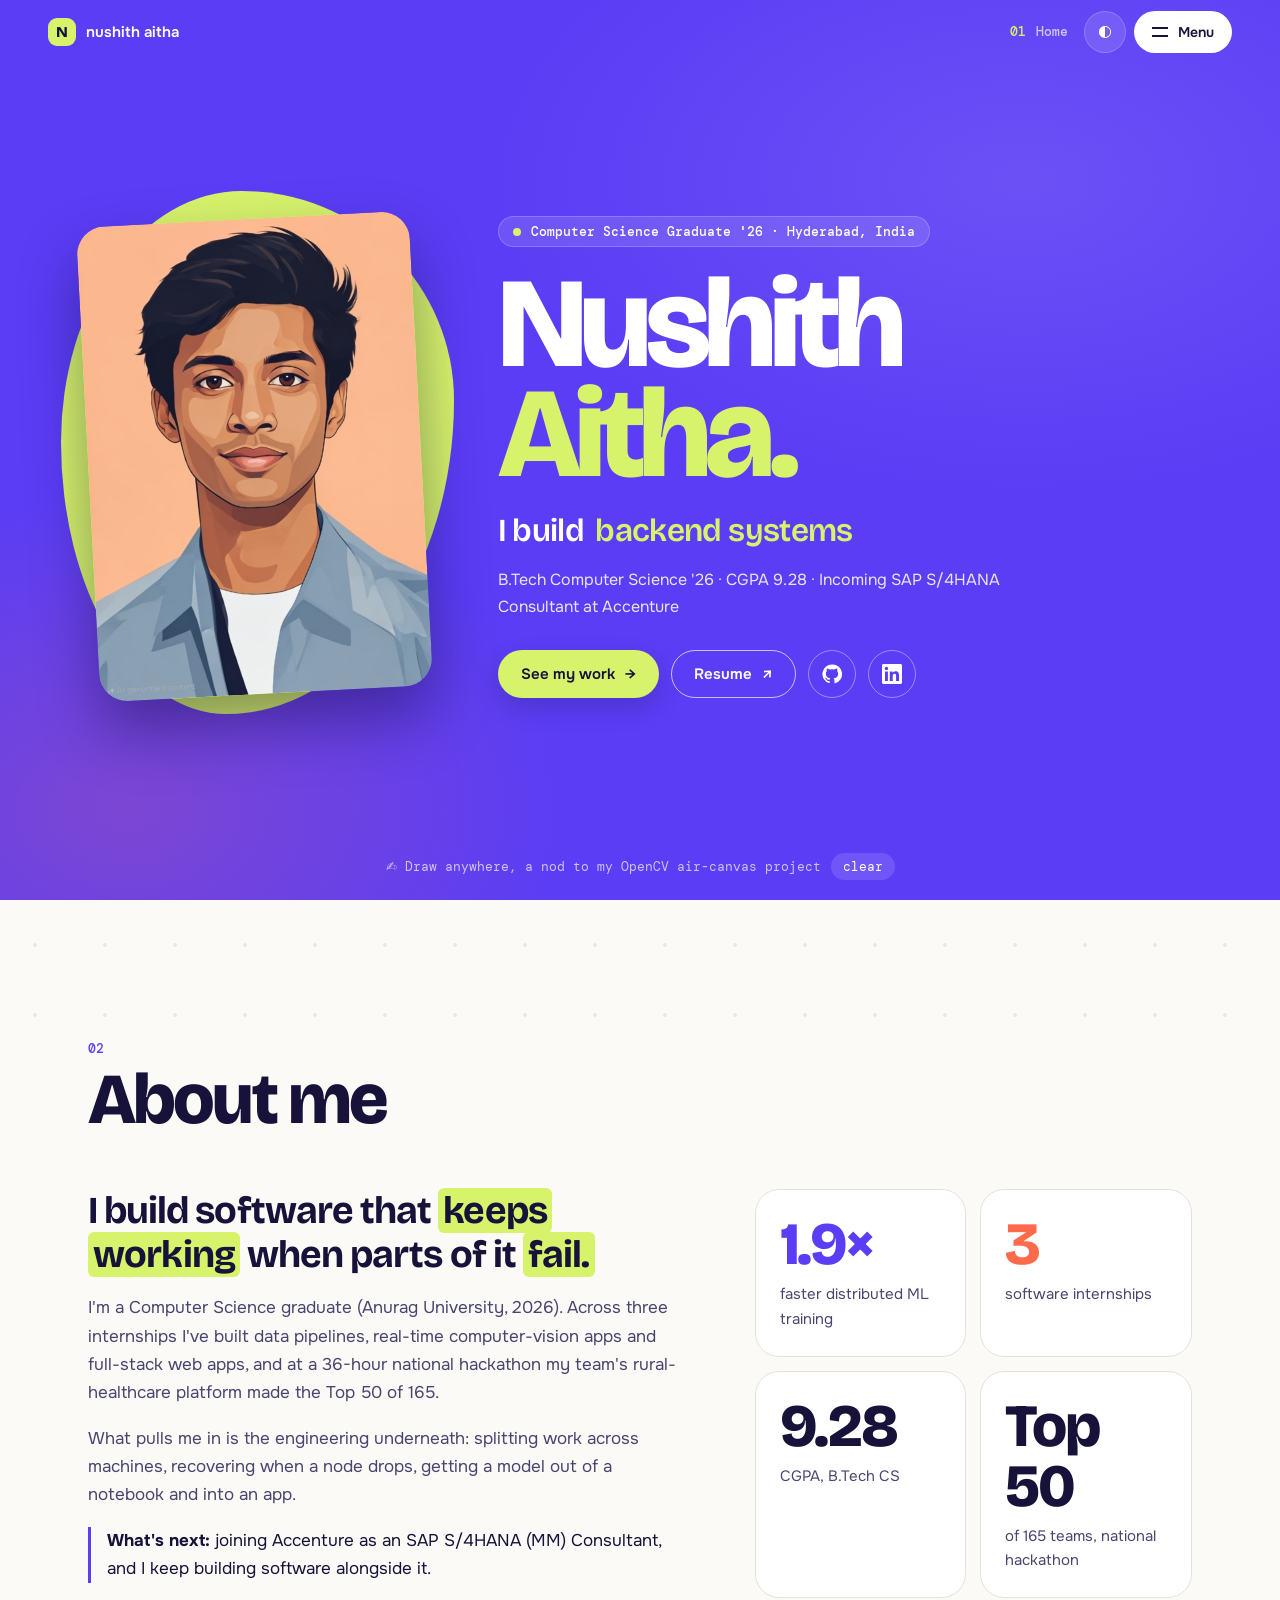
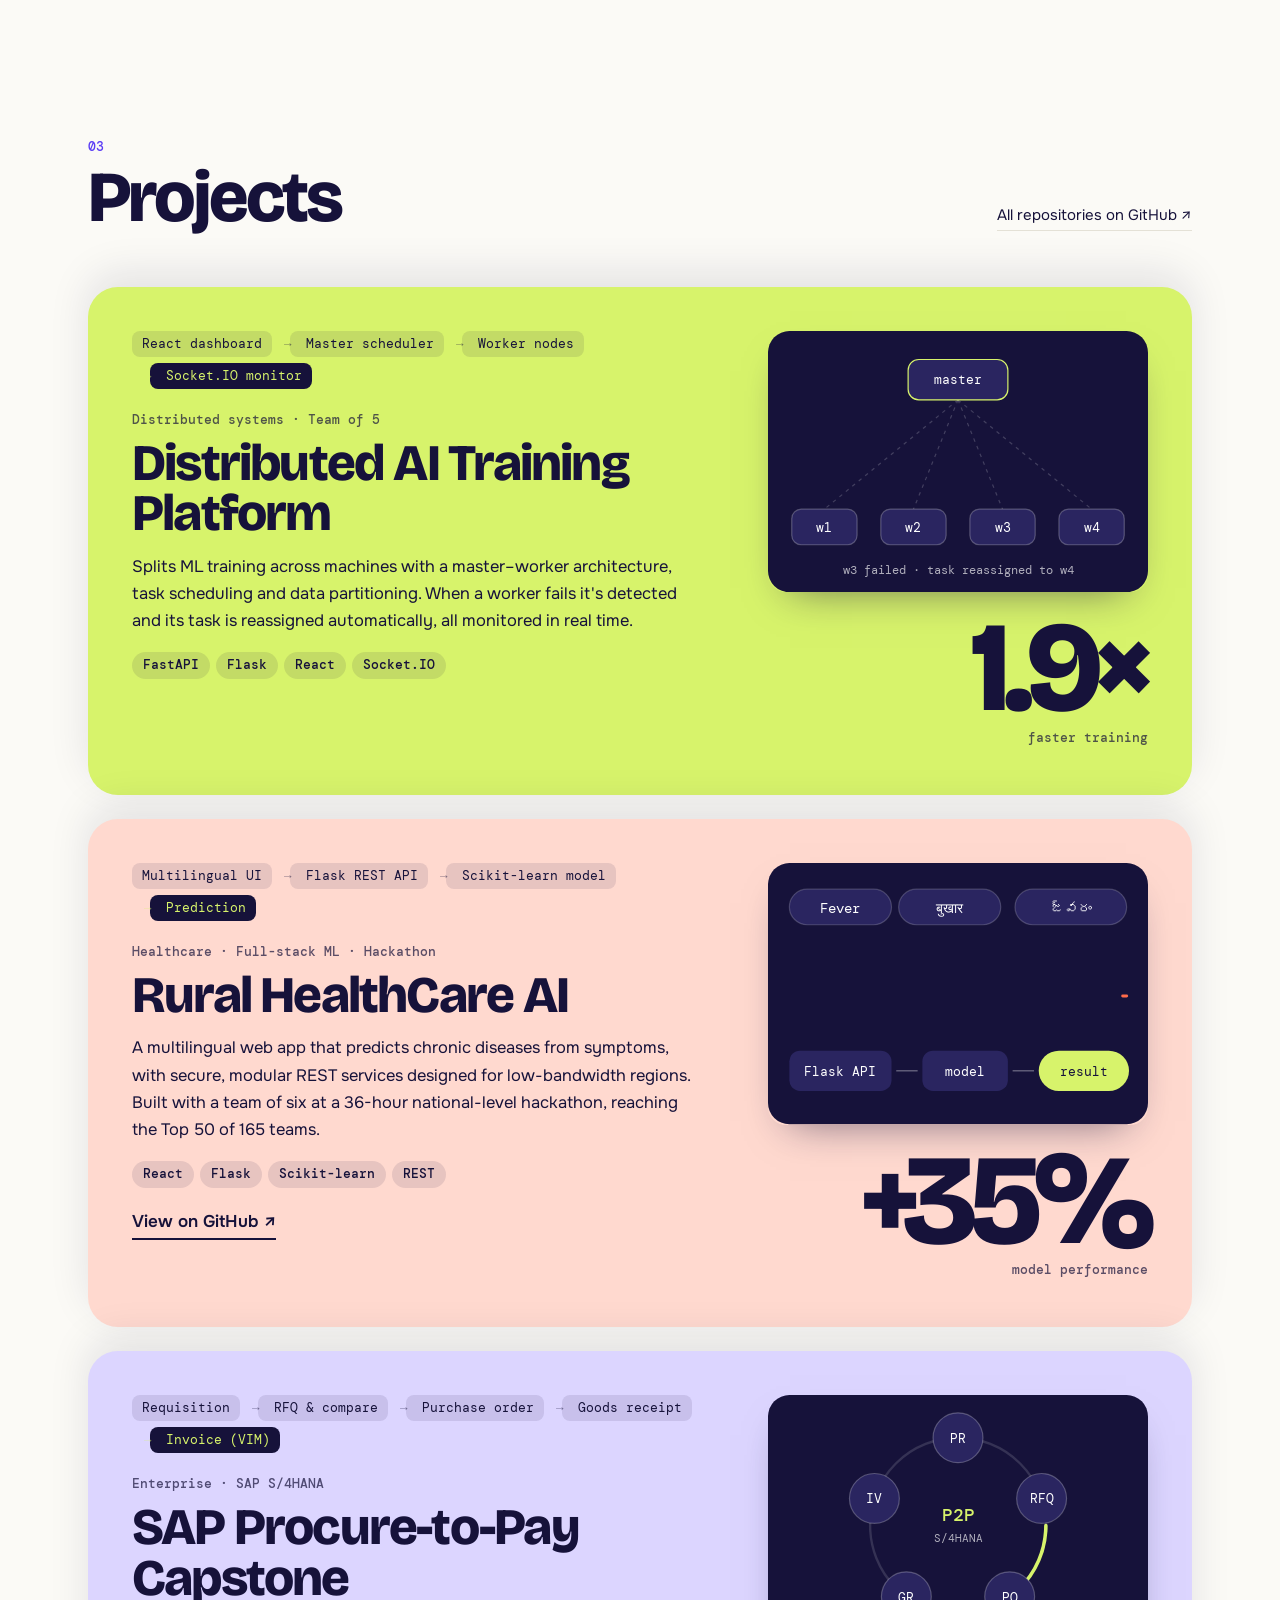
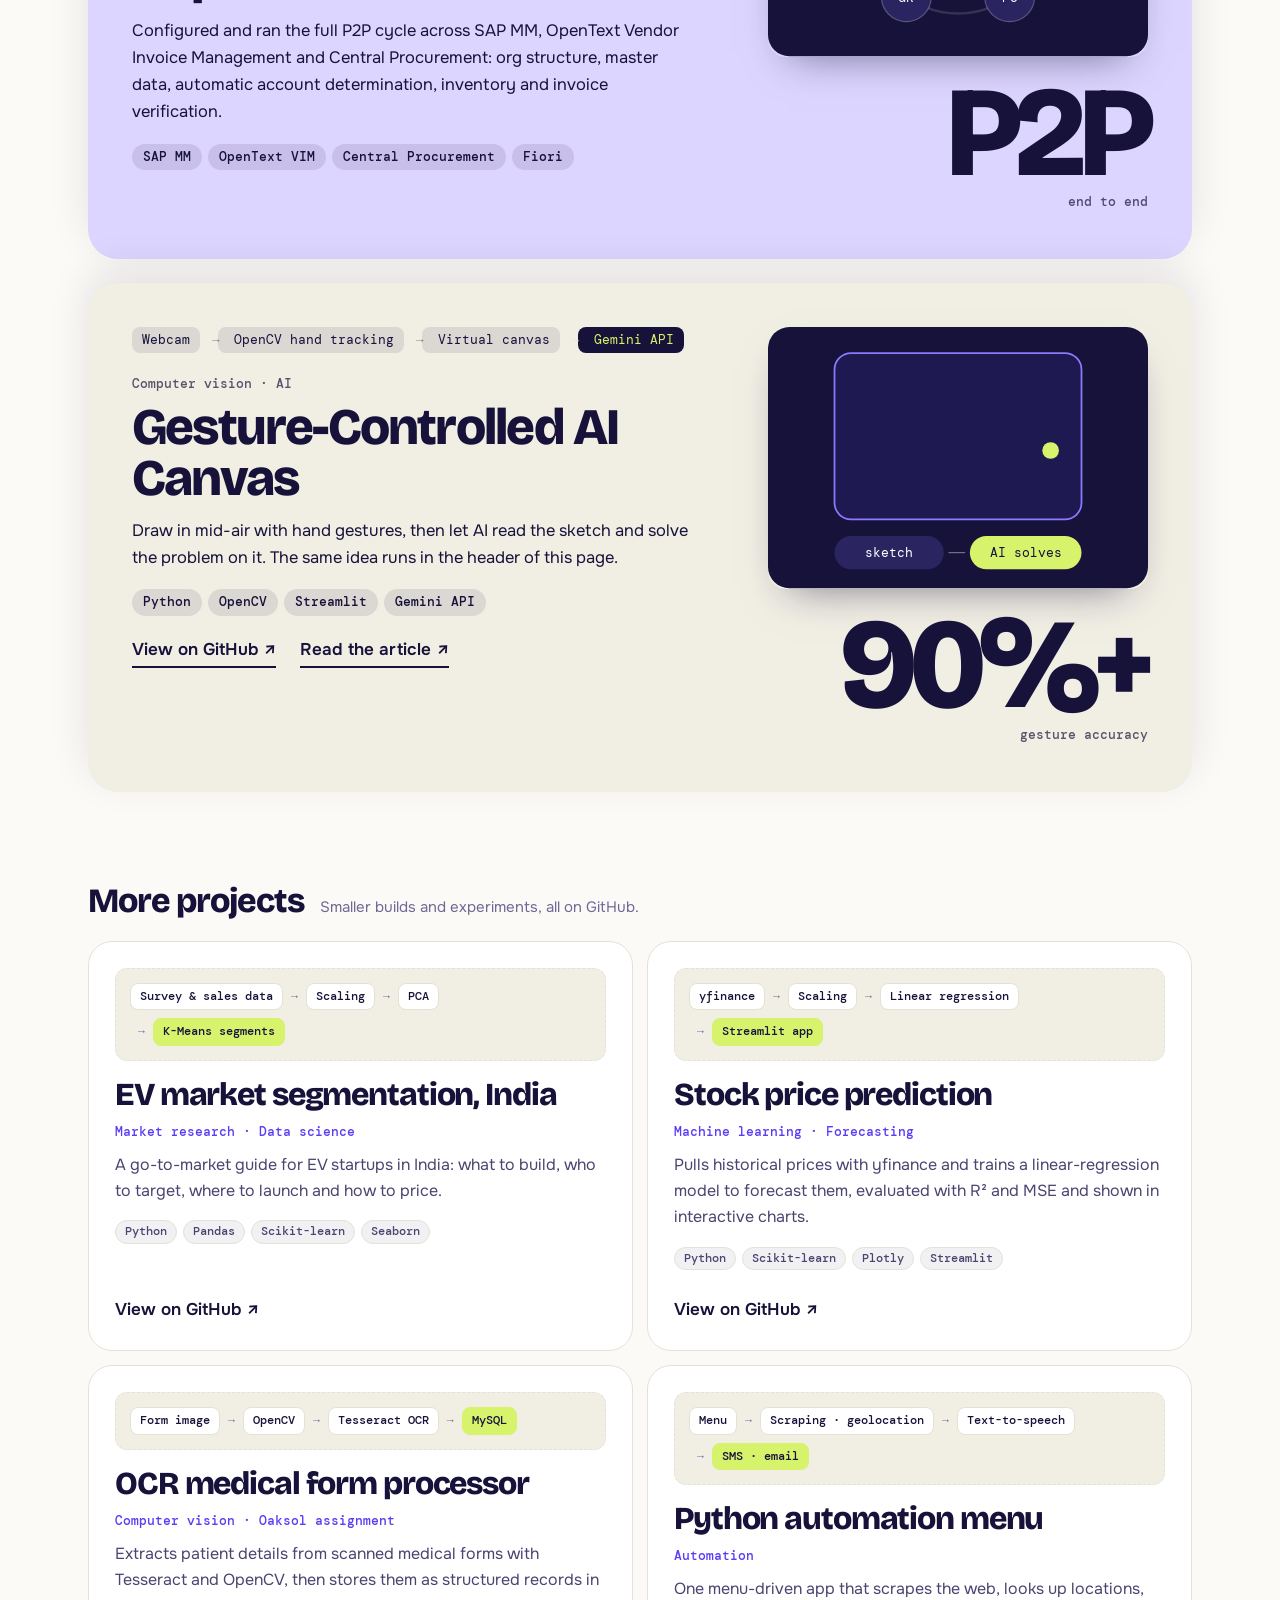
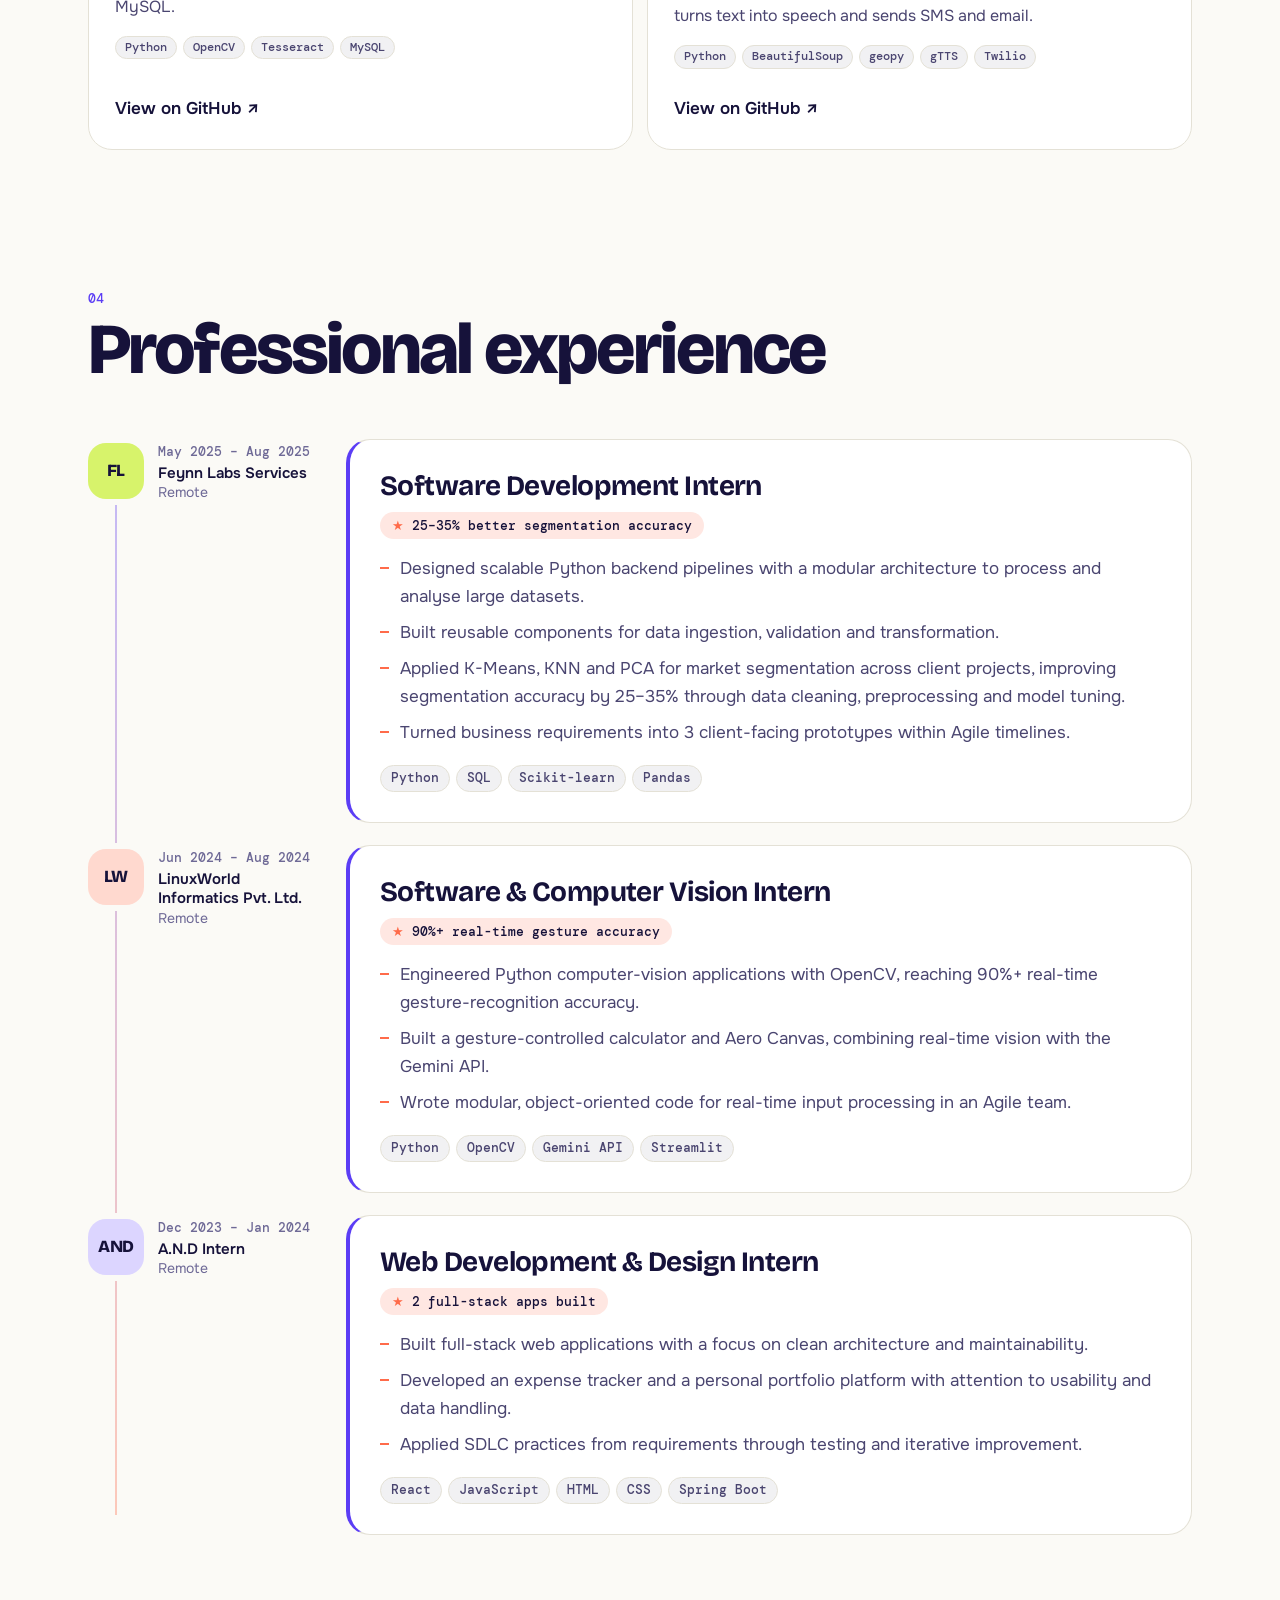
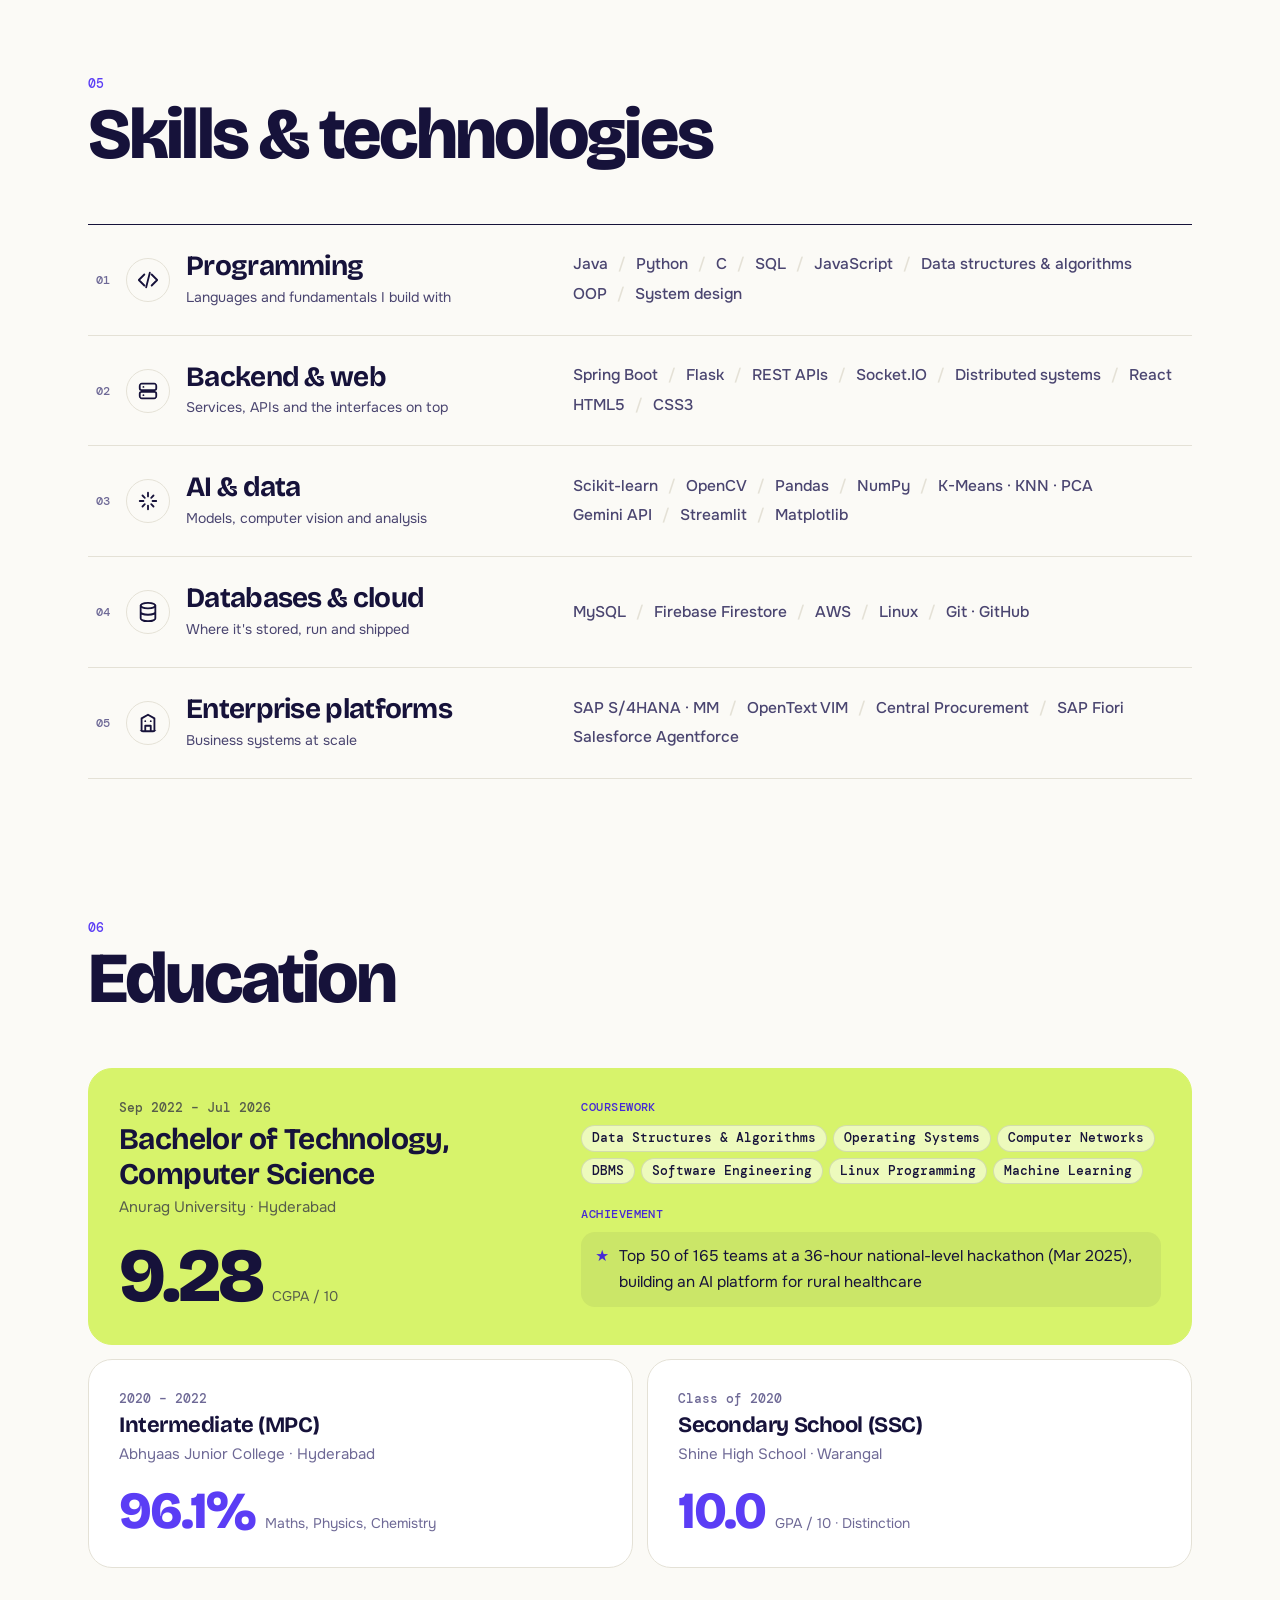
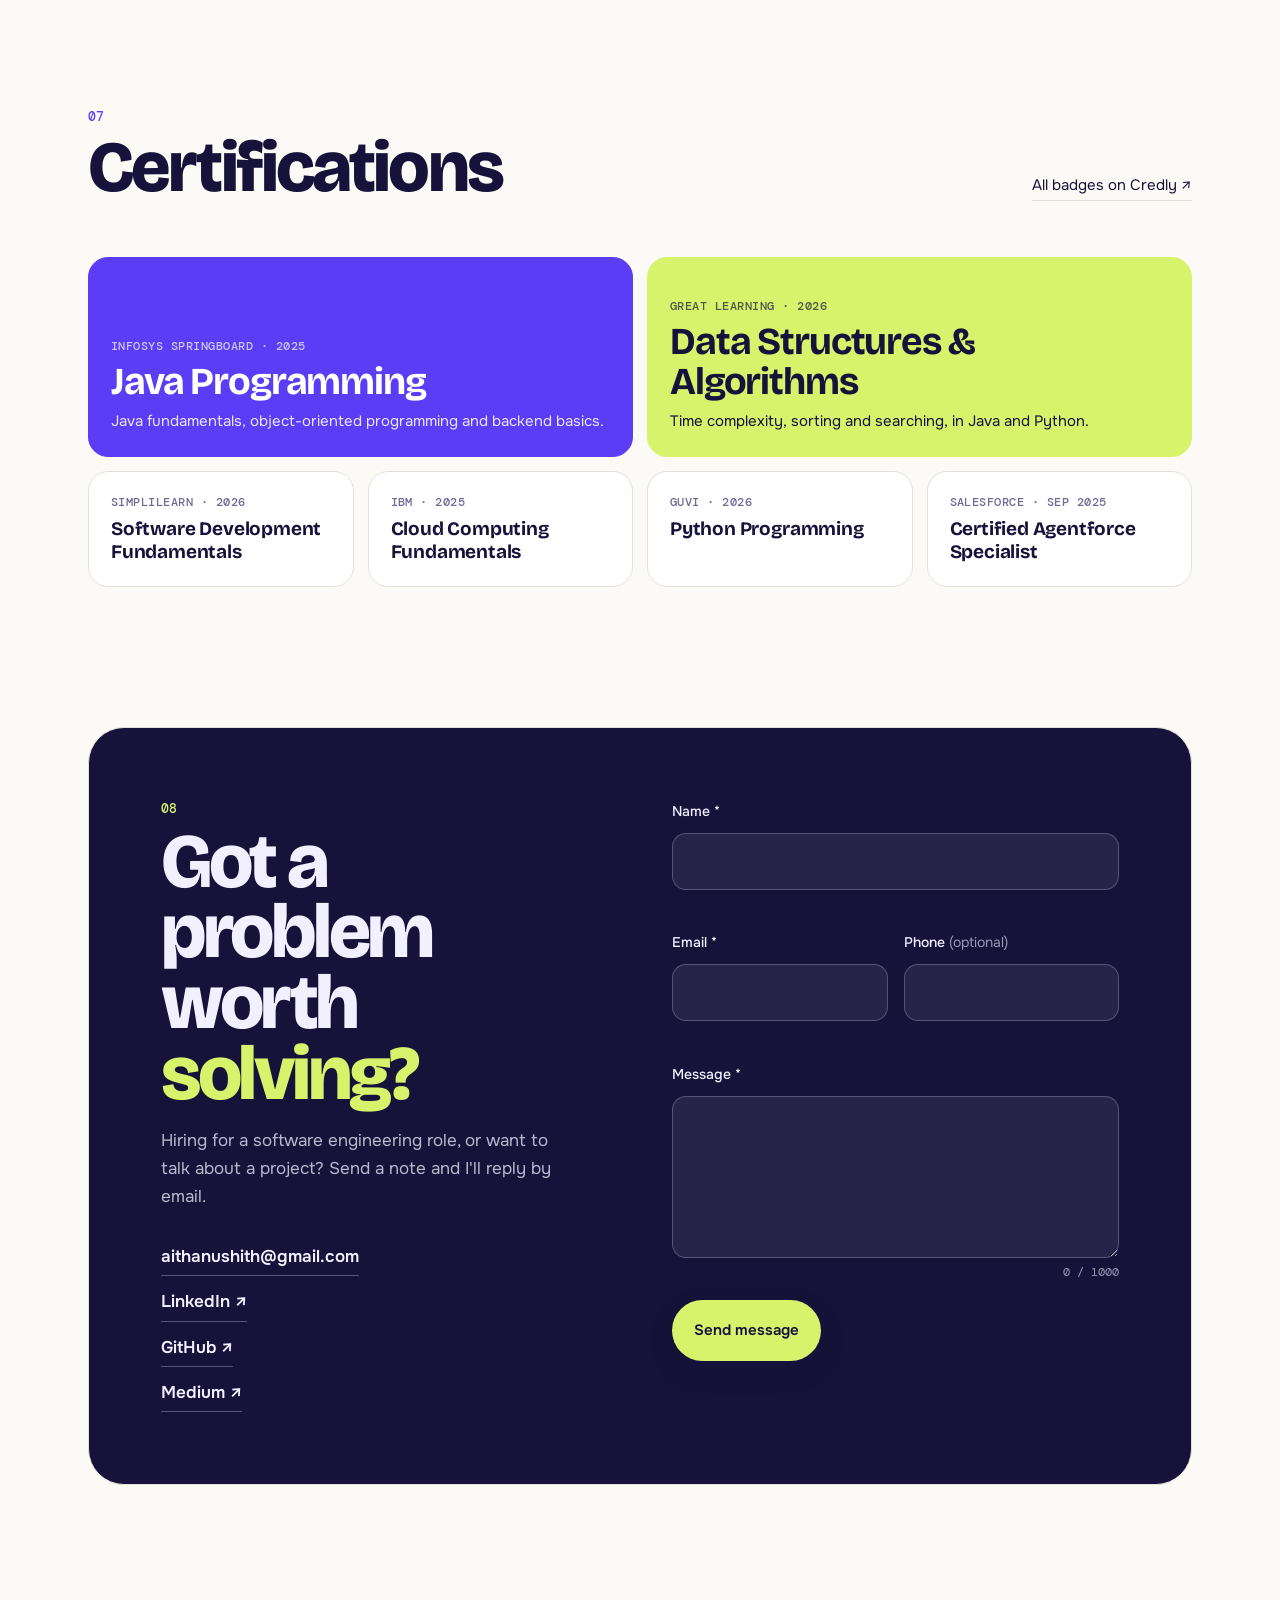
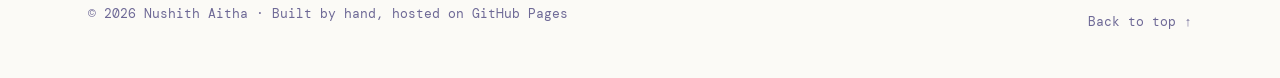
<file: index.html>
<!doctype html>
<html lang="en">
<head>
<meta charset="utf-8">
<meta name="viewport" content="width=device-width, initial-scale=1">
<title>Nushith Aitha · Developer &amp; CS Graduate</title>
<meta name="description" content="Nushith Aitha is a Computer Science graduate (Anurag University, 2026) in Hyderabad who builds backend systems, full-stack apps and AI-powered tools.">
<link rel="canonical" href="https://nushithaitha.com/">
<meta property="og:title" content="Nushith Aitha · Developer &amp; CS Graduate">
<meta property="og:description" content="Backend systems, full-stack apps and AI-powered tools. Incoming SAP S/4HANA Consultant at Accenture.">
<meta property="og:url" content="https://nushithaitha.com/">
<meta property="og:type" content="website">
<meta property="og:image" content="https://nushithaitha.com/assets/img/og-image.jpg">
<meta property="og:image:width" content="1200">
<meta property="og:image:height" content="630">
<meta name="twitter:card" content="summary_large_image">
<meta name="twitter:image" content="https://nushithaitha.com/assets/img/og-image.jpg">
<meta name="theme-color" content="#5B3DF5">
<link rel="icon" href="assets/img/favicon.svg" type="image/svg+xml">
<link rel="icon" href="favicon.ico" sizes="48x48">
<link rel="apple-touch-icon" href="assets/img/apple-touch-icon.png">
<link rel="preconnect" href="https://fonts.googleapis.com">
<link rel="preconnect" href="https://fonts.gstatic.com" crossorigin>
<link rel="stylesheet" href="https://fonts.googleapis.com/css2?family=Bricolage+Grotesque:opsz,wght@12..96,500..800&family=Onest:wght@400;500;600&family=DM+Mono:wght@400;500&display=swap">
<link rel="preload" as="image" href="assets/img/nushith-720.jpg">
<link rel="stylesheet" href="assets/css/site.css">
<script>document.documentElement.classList.add('js');try{const t=localStorage.getItem('theme');if(t)document.documentElement.dataset.theme=t}catch(e){}</script>
<script type="module" src="assets/js/main.js"></script>
<script type="application/ld+json">{"@context":"https://schema.org","@type":"Person","name":"Nushith Aitha","url":"https://nushithaitha.com/","image":"https://nushithaitha.com/assets/img/nushith-1080.jpg","jobTitle":"SAP S/4HANA Consultant (incoming)","worksFor":{"@type":"Organization","name":"Accenture"},"alumniOf":{"@type":"CollegeOrUniversity","name":"Anurag University"},"address":{"@type":"PostalAddress","addressLocality":"Hyderabad","addressCountry":"IN"},"email":"mailto:aithanushith@gmail.com","knowsAbout":["Java","Python","Spring Boot","Flask","React","Distributed systems","Machine learning","Computer vision","SAP S/4HANA"],"sameAs":["https://github.com/nushithaitha","https://www.linkedin.com/in/nushithaitha","https://medium.com/@aithanushith","https://www.credly.com/users/nushithaitha"]}</script>
</head>
<body>
<a class="skip" href="#main">Skip to content</a>

<header class="topbar" id="topbar">
  <div class="topbar-in">
    <a class="brand" href="#home" aria-label="Nushith Aitha, back to top"><span class="brand-mark" aria-hidden="true">N</span><span>nushith aitha</span></a>
    <p class="where" aria-hidden="true"><span id="whereNum">01</span><span id="whereName">Home</span></p>
    <div class="topbar-actions">
      <button class="icon-btn" id="themeBtn" type="button" aria-label="Switch colour theme"><span aria-hidden="true">◐</span></button>
      <button class="menu-btn" id="menuBtn" type="button" aria-expanded="false" aria-controls="menu"><span class="burger" aria-hidden="true"></span>Menu</button>
    </div>
  </div>
  <div class="progress" aria-hidden="true"><i id="progress"></i></div>
</header>

<div class="menu" id="menu" role="dialog" aria-modal="true" aria-label="Site menu" hidden>
  <div class="menu-top"><span class="brand"><span class="brand-mark" aria-hidden="true">N</span>nushith aitha</span><button class="menu-btn" id="menuClose" type="button">Close</button></div>
  <nav aria-label="Sections"><ol class="menu-nav">
    <li><a href="#home"><span>01</span>Home</a></li>
    <li><a href="#about"><span>02</span>About</a></li>
    <li><a href="#projects"><span>03</span>Projects</a></li>
    <li><a href="#experience"><span>04</span>Experience</a></li>
    <li><a href="#skills"><span>05</span>Skills</a></li>
    <li><a href="#education"><span>06</span>Education</a></li>
    <li><a href="#certifications"><span>07</span>Certifications</a></li>
    <li><a href="#contact"><span>08</span>Contact</a></li>
  </ol></nav>
  <div class="menu-foot">
    <a href="mailto:aithanushith@gmail.com">aithanushith@gmail.com</a>
    <a href="https://github.com/nushithaitha" target="_blank" rel="noopener">GitHub</a>
    <a href="https://www.linkedin.com/in/nushithaitha" target="_blank" rel="noopener">LinkedIn</a>
    <a href="https://www.credly.com/users/nushithaitha" target="_blank" rel="noopener">Credly</a>
  </div>
</div>

<main id="main">

<!-- 01 · HOME -->
<section class="hero" id="home" data-num="01" data-name="Home" aria-label="Home">
  <canvas class="air" id="air" aria-hidden="true"></canvas>
  <div class="hero-in">
    <figure class="hero-photo">
      <span class="blob" aria-hidden="true"></span>
      <img src="assets/img/nushith-720.jpg" srcset="assets/img/nushith-720.jpg 504w, assets/img/nushith-1080.jpg 756w" sizes="(max-width: 860px) 72vw, 390px" width="504" height="720" alt="Illustrated portrait of Nushith Aitha">
    </figure>
    <div class="hero-copy">
      <p class="badge hero-in-anim"><span class="dot" aria-hidden="true"></span>Computer Science Graduate '26 · Hyderabad, India</p>
      <h1 class="hero-name"><span class="hero-in-anim">Nushith</span> <span class="hero-in-anim accent">Aitha.</span></h1>
      <p class="hero-role hero-in-anim">I build
        <span class="rotator" aria-hidden="true"><span class="rot-track" id="rot"><span>backend systems</span><span>full-stack apps</span><span>AI-powered tools</span><span>distributed systems</span><span>backend systems</span></span></span>
        <span class="sr-only">backend systems, full-stack apps, AI-powered tools and distributed systems</span>
      </p>
      <p class="hero-cred hero-in-anim">B.Tech Computer Science '26 · CGPA 9.28 · Incoming SAP S/4HANA Consultant at Accenture</p>
      <div class="hero-cta hero-in-anim">
        <a class="btn btn-solid" href="#projects">See my work <span aria-hidden="true">→</span></a>
        <a class="btn btn-ghost" href="https://drive.google.com/file/d/1SqevHXVO2T9U2yqrxqTYg8nTNApDlwtH/view?usp=sharing" target="_blank" rel="noopener">Resume <span aria-hidden="true">↗</span></a>
        <a class="btn-icon" href="https://github.com/nushithaitha" target="_blank" rel="noopener" aria-label="GitHub"><svg viewBox="0 0 24 24" width="20" height="20" aria-hidden="true"><path fill="currentColor" d="M12 .5a11.5 11.5 0 0 0-3.64 22.41c.58.1.79-.25.79-.56v-2c-3.2.7-3.88-1.37-3.88-1.37-.52-1.33-1.28-1.69-1.28-1.69-1.04-.71.08-.7.08-.7 1.15.08 1.76 1.19 1.76 1.19 1.03 1.76 2.69 1.25 3.35.96.1-.75.4-1.25.73-1.54-2.55-.29-5.24-1.28-5.24-5.69 0-1.26.45-2.29 1.19-3.09-.12-.29-.52-1.46.11-3.05 0 0 .97-.31 3.17 1.18a11 11 0 0 1 5.77 0c2.2-1.49 3.17-1.18 3.17-1.18.63 1.59.23 2.76.11 3.05.74.8 1.19 1.83 1.19 3.09 0 4.42-2.7 5.39-5.26 5.68.41.36.78 1.06.78 2.14v3.17c0 .31.21.67.8.56A11.5 11.5 0 0 0 12 .5Z"/></svg></a>
        <a class="btn-icon" href="https://www.linkedin.com/in/nushithaitha" target="_blank" rel="noopener" aria-label="LinkedIn"><svg viewBox="0 0 24 24" width="20" height="20" aria-hidden="true"><path fill="currentColor" d="M20.45 20.45h-3.56v-5.57c0-1.33-.02-3.04-1.85-3.04-1.85 0-2.14 1.45-2.14 2.94v5.67H9.34V9h3.42v1.56h.05c.48-.9 1.64-1.85 3.37-1.85 3.6 0 4.27 2.37 4.27 5.46v6.28ZM5.34 7.43a2.06 2.06 0 1 1 0-4.13 2.06 2.06 0 0 1 0 4.13ZM7.12 20.45H3.56V9h3.56v11.45ZM22.22 0H1.77C.79 0 0 .77 0 1.73v20.54C0 23.23.79 24 1.77 24h20.45c.98 0 1.78-.77 1.78-1.73V1.73C24 .77 23.2 0 22.22 0Z"/></svg></a>
      </div>
    </div>
  </div>
  <p class="hint"><span>✍︎ Draw anywhere, a nod to my OpenCV air-canvas project</span><button type="button" id="clearAir">clear</button></p>
</section>

<!-- 02 · ABOUT -->
<section class="section" id="about" data-num="02" data-name="About" aria-labelledby="about-h">
  <div class="wrap">
    <header class="sec-head reveal"><p class="sec-num">02</p><h2 id="about-h">About me</h2></header>
    <div class="about-grid">
      <div class="about-text">
        <p class="lead reveal">I build software that <mark>keeps working</mark> when parts of it <mark>fail.</mark></p>
        <p class="reveal">I'm a Computer Science graduate (Anurag University, 2026). Across three internships I've built data pipelines, real-time computer-vision apps and full-stack web apps, and at a 36-hour national hackathon my team's rural-healthcare platform made the Top 50 of 165.</p>
        <p class="reveal">What pulls me in is the engineering underneath: splitting work across machines, recovering when a node drops, getting a model out of a notebook and into an app.</p>
        <p class="about-next reveal"><b>What's next:</b> joining Accenture as an SAP S/4HANA (MM) Consultant, and I keep building software alongside it.</p>
      </div>
      <ul class="facts" aria-label="Highlights">
        <li class="reveal"><b data-count="1.9" data-suffix="×">1.9×</b><span>faster distributed ML training</span></li>
        <li class="reveal"><b data-count="3">3</b><span>software internships</span></li>
        <li class="reveal"><b data-count="9.28">9.28</b><span>CGPA, B.Tech CS</span></li>
        <li class="reveal"><b>Top 50</b><span>of 165 teams, national hackathon</span></li>
      </ul>
    </div>
  </div>
</section>

<!-- 03 · PROJECTS -->
<section class="section" id="projects" data-num="03" data-name="Projects" aria-labelledby="proj-h">
  <div class="wrap">
    <header class="sec-head reveal"><p class="sec-num">03</p><h2 id="proj-h">Projects</h2><a class="sec-link" href="https://github.com/nushithaitha" target="_blank" rel="noopener">All repositories on GitHub <span aria-hidden="true">↗</span></a></header>
    <div class="cards">
      <article class="card c-lime" style="--i:0">
        <div class="card-body">
          <ol class="flow" aria-label="Architecture"><li>React dashboard</li><li>Master scheduler</li><li>Worker nodes</li><li class="hot">Socket.IO monitor</li></ol>
          <p class="card-meta">Distributed systems · Team of 5</p>
          <h3>Distributed AI Training Platform</h3>
          <p>Splits ML training across machines with a master–worker architecture, task scheduling and data partitioning. When a worker fails it's detected and its task is reassigned automatically, all monitored in real time.</p>
          <ul class="chips"><li>FastAPI</li><li>Flask</li><li>React</li><li>Socket.IO</li></ul>
        </div>
        <div class="card-side"><figure class="viz" role="img" aria-label="Illustration of the platform: a master node sends training tasks to four workers; when worker 3 fails, its task is reassigned to worker 4."><svg viewBox="0 0 320 220" font-family="DM Mono,ui-monospace,monospace" font-size="11"><rect width="320" height="220" rx="18" fill="#16123A"/><g stroke="#ffffff30" stroke-dasharray="3 4"><line x1="160" y1="58" x2="47.5" y2="150"/><line x1="160" y1="58" x2="122.5" y2="150"/><line x1="160" y1="58" x2="197.5" y2="150"/><line x1="160" y1="58" x2="272.5" y2="150"/></g><rect x="118" y="24" width="84" height="34" rx="9" fill="#2A2560" stroke="#D7F36B"/><text x="160" y="45" text-anchor="middle" fill="#fff">master</text><g class="wk"><rect x="20" y="150" width="55" height="30" rx="8"/><text x="47.5" y="169" text-anchor="middle">w1</text></g><g class="wk"><rect x="95" y="150" width="55" height="30" rx="8"/><text x="122.5" y="169" text-anchor="middle">w2</text></g><g class="wk fail"><rect x="170" y="150" width="55" height="30" rx="8"/><text x="197.5" y="169" text-anchor="middle">w3</text></g><g class="wk"><rect x="245" y="150" width="55" height="30" rx="8"/><text x="272.5" y="169" text-anchor="middle">w4</text></g><circle class="pk" r="4.5" cx="160" cy="58" style="--dx:-112.5px;--dy:92px;animation-delay:0s"/><circle class="pk" r="4.5" cx="160" cy="58" style="--dx:-37.5px;--dy:92px;animation-delay:0.8s"/><circle class="pk" r="4.5" cx="160" cy="58" style="--dx:112.5px;--dy:92px;animation-delay:1.6s"/><circle class="pk" r="4.5" cx="160" cy="58" style="--dx:112.5px;--dy:92px;animation-delay:2.0s"/><text x="160" y="205" text-anchor="middle" fill="#ffffffaa" font-size="10">w3 failed · task reassigned to w4</text></svg></figure><p class="card-big"><b>1.9×</b><span>faster training</span></p></div>
      </article>
      <article class="card c-coral" style="--i:1">
        <div class="card-body">
          <ol class="flow" aria-label="Architecture"><li>Multilingual UI</li><li>Flask REST API</li><li>Scikit-learn model</li><li class="hot">Prediction</li></ol>
          <p class="card-meta">Healthcare · Full-stack ML · Hackathon</p>
          <h3>Rural HealthCare AI</h3>
          <p>A multilingual web app that predicts chronic diseases from symptoms, with secure, modular REST services designed for low-bandwidth regions. Built with a team of six at a 36-hour national-level hackathon, reaching the Top 50 of 165 teams.</p>
          <ul class="chips"><li>React</li><li>Flask</li><li>Scikit-learn</li><li>REST</li></ul>
          <a class="card-link" href="https://github.com/nushithaitha/RuralHealthCareAI-SympAI-" target="_blank" rel="noopener">View on GitHub <span aria-hidden="true">↗</span></a>
        </div>
        <div class="card-side"><figure class="viz" role="img" aria-label="Illustration of the app: symptoms typed in English, Hindi or Telugu pass through a Flask API and a model to produce a result."><svg viewBox="0 0 320 220" font-family="DM Mono,ui-monospace,monospace" font-size="11"><rect width="320" height="220" rx="18" fill="#16123A"/><g><rect x="18" y="22" width="86" height="30" rx="15" fill="#2A2560" stroke="#ffffff30"/><text x="61" y="42" text-anchor="middle" fill="#fff" font-size="12">Fever</text></g><g><rect x="110" y="22" width="86" height="30" rx="15" fill="#2A2560" stroke="#ffffff30"/><text x="153" y="42" text-anchor="middle" fill="#fff" font-size="12">बुखार</text></g><g><rect x="208" y="22" width="94" height="30" rx="15" fill="#2A2560" stroke="#ffffff30"/><text x="255" y="42" text-anchor="middle" fill="#fff" font-size="12">జ్వరం</text></g><path class="ecg" d="M14 112h70l10-26 14 52 12-40 8 14h52l8-18 10 30 8-12h96" fill="none" stroke="#FF6B4A" stroke-width="2.5" stroke-linejoin="round" stroke-linecap="round"/><g><rect x="18" y="158" width="86" height="34" rx="9" fill="#2A2560"/><text x="61" y="179" text-anchor="middle" fill="#fff">Flask API</text><path d="M108 175h18" stroke="#ffffff66"/><rect x="130" y="158" width="72" height="34" rx="9" fill="#2A2560"/><text x="166" y="179" text-anchor="middle" fill="#fff">model</text><path d="M206 175h18" stroke="#ffffff66"/><rect class="pulse" x="228" y="158" width="76" height="34" rx="17" fill="#D7F36B"/><text x="266" y="179" text-anchor="middle" fill="#16123A">result</text></g></svg></figure><p class="card-big"><b>+35%</b><span>model performance</span></p></div>
      </article>
      <article class="card c-violet" style="--i:2">
        <div class="card-body">
          <ol class="flow" aria-label="Process"><li>Requisition</li><li>RFQ &amp; compare</li><li>Purchase order</li><li>Goods receipt</li><li class="hot">Invoice (VIM)</li></ol>
          <p class="card-meta">Enterprise · SAP S/4HANA</p>
          <h3>SAP Procure-to-Pay Capstone</h3>
          <p>Configured and ran the full P2P cycle across SAP MM, OpenText Vendor Invoice Management and Central Procurement: org structure, master data, automatic account determination, inventory and invoice verification.</p>
          <ul class="chips"><li>SAP MM</li><li>OpenText VIM</li><li>Central Procurement</li><li>Fiori</li></ul>
        </div>
        <div class="card-side"><figure class="viz" role="img" aria-label="Illustration of the procure-to-pay cycle: requisition, RFQ, purchase order, goods receipt and invoice verification."><svg viewBox="0 0 320 220" font-family="DM Mono,ui-monospace,monospace" font-size="11"><rect width="320" height="220" rx="18" fill="#16123A"/><circle cx="160" cy="110" r="74" fill="none" stroke="#ffffff22" stroke-width="2"/><circle class="orbit" cx="160" cy="110" r="74" fill="none" stroke="#D7F36B" stroke-width="3" stroke-linecap="round" stroke-dasharray="60 405"/><g><circle cx="160.0" cy="36.0" r="21" fill="#2A2560" stroke="#ffffff40"/><text x="160.0" y="40.0" text-anchor="middle" fill="#fff">PR</text></g><g><circle cx="230.4" cy="87.1" r="21" fill="#2A2560" stroke="#ffffff40"/><text x="230.4" y="91.1" text-anchor="middle" fill="#fff">RFQ</text></g><g><circle cx="203.5" cy="169.9" r="21" fill="#2A2560" stroke="#ffffff40"/><text x="203.5" y="173.9" text-anchor="middle" fill="#fff">PO</text></g><g><circle cx="116.5" cy="169.9" r="21" fill="#2A2560" stroke="#ffffff40"/><text x="116.5" y="173.9" text-anchor="middle" fill="#fff">GR</text></g><g><circle cx="89.6" cy="87.1" r="21" fill="#2A2560" stroke="#ffffff40"/><text x="89.6" y="91.1" text-anchor="middle" fill="#fff">IV</text></g><text x="160" y="106" text-anchor="middle" fill="#D7F36B" font-size="15" font-weight="500">P2P</text><text x="160" y="124" text-anchor="middle" fill="#ffffffaa" font-size="9.5">S/4HANA</text></svg></figure><p class="card-big"><b>P2P</b><span>end to end</span></p></div>
      </article>
      <article class="card c-sand" style="--i:3">
        <div class="card-body">
          <ol class="flow" aria-label="Architecture"><li>Webcam</li><li>OpenCV hand tracking</li><li>Virtual canvas</li><li class="hot">Gemini API</li></ol>
          <p class="card-meta">Computer vision · AI</p>
          <h3>Gesture-Controlled AI Canvas</h3>
          <p>Draw in mid-air with hand gestures, then let AI read the sketch and solve the problem on it. The same idea runs in the header of this page.</p>
          <ul class="chips"><li>Python</li><li>OpenCV</li><li>Streamlit</li><li>Gemini API</li></ul>
          <p class="card-links"><a class="card-link" href="https://github.com/nushithaitha/Gesture-ControlledAICanvas" target="_blank" rel="noopener">View on GitHub <span aria-hidden="true">↗</span></a><a class="card-link" href="https://medium.com/@aithanushith/air-canvas-ai-enhanced-interactive-drawing-aero-draw-bcaa0e007c23" target="_blank" rel="noopener">Read the article <span aria-hidden="true">↗</span></a></p>
        </div>
        <div class="card-side"><figure class="viz" role="img" aria-label="Illustration of the gesture canvas: a stroke drawn in the air on a virtual canvas, which AI then solves."><svg viewBox="0 0 320 220" font-family="DM Mono,ui-monospace,monospace" font-size="11"><rect width="320" height="220" rx="18" fill="#16123A"/><rect x="56" y="22" width="208" height="140" rx="14" fill="#1E1950" stroke="#8E78FF" stroke-width="1.5"/><path class="stroke" d="M88 120c14-44 34-62 52-36s16 52 34 30 26-58 44-50 12 34 20 40" fill="none" stroke="#D7F36B" stroke-width="5" stroke-linecap="round" stroke-linejoin="round"/><circle class="tip" cx="238" cy="104" r="7" fill="#D7F36B"/><g><rect x="56" y="176" width="92" height="28" rx="14" fill="#2A2560"/><text x="102" y="194" text-anchor="middle" fill="#fff">sketch</text><path d="M152 190h14" stroke="#ffffff66"/><rect x="170" y="176" width="94" height="28" rx="14" fill="#D7F36B"/><text x="217" y="194" text-anchor="middle" fill="#16123A">AI solves</text></g></svg></figure><p class="card-big"><b>90%+</b><span>gesture accuracy</span></p></div>
      </article>
    </div>

    <div class="more-head reveal"><h3 class="more-title">More projects</h3><p>Smaller builds and experiments, all on GitHub.</p></div>
    <div class="projects-more">
      <article class="proj reveal">
        <ol class="proj-flow" aria-label="Pipeline"><li><span>Survey &amp; sales data</span></li><li><span>Scaling</span></li><li><span>PCA</span></li><li class="hot"><span>K-Means segments</span></li></ol>
        <h4>EV market segmentation, India</h4>
        <p class="proj-sub">Market research · Data science</p>
        <p>A go-to-market guide for EV startups in India: what to build, who to target, where to launch and how to price.</p>
        <ul class="chips chips-sm"><li>Python</li><li>Pandas</li><li>Scikit-learn</li><li>Seaborn</li></ul>
        <a class="proj-link" href="https://github.com/nushithaitha/EV_Market_Segmentation_Analysis_India" target="_blank" rel="noopener">View on GitHub <span aria-hidden="true">↗</span></a>
      </article>
      <article class="proj reveal">
        <ol class="proj-flow" aria-label="Pipeline"><li><span>yfinance</span></li><li><span>Scaling</span></li><li><span>Linear regression</span></li><li class="hot"><span>Streamlit app</span></li></ol>
        <h4>Stock price prediction</h4>
        <p class="proj-sub">Machine learning · Forecasting</p>
        <p>Pulls historical prices with yfinance and trains a linear-regression model to forecast them, evaluated with R² and MSE and shown in interactive charts.</p>
        <ul class="chips chips-sm"><li>Python</li><li>Scikit-learn</li><li>Plotly</li><li>Streamlit</li></ul>
        <a class="proj-link" href="https://github.com/nushithaitha/Stock-Price-Prediction-Using-Machine-Learning" target="_blank" rel="noopener">View on GitHub <span aria-hidden="true">↗</span></a>
      </article>
      <article class="proj reveal">
        <ol class="proj-flow" aria-label="Pipeline"><li><span>Form image</span></li><li><span>OpenCV</span></li><li><span>Tesseract OCR</span></li><li class="hot"><span>MySQL</span></li></ol>
        <h4>OCR medical form processor</h4>
        <p class="proj-sub">Computer vision · Oaksol assignment</p>
        <p>Extracts patient details from scanned medical forms with Tesseract and OpenCV, then stores them as structured records in MySQL.</p>
        <ul class="chips chips-sm"><li>Python</li><li>OpenCV</li><li>Tesseract</li><li>MySQL</li></ul>
        <a class="proj-link" href="https://github.com/nushithaitha/Oaksol-Intern-Assignment-OCR" target="_blank" rel="noopener">View on GitHub <span aria-hidden="true">↗</span></a>
      </article>
      <article class="proj reveal">
        <ol class="proj-flow" aria-label="Pipeline"><li><span>Menu</span></li><li><span>Scraping · geolocation</span></li><li><span>Text-to-speech</span></li><li class="hot"><span>SMS · email</span></li></ol>
        <h4>Python automation menu</h4>
        <p class="proj-sub">Automation</p>
        <p>One menu-driven app that scrapes the web, looks up locations, turns text into speech and sends SMS and email.</p>
        <ul class="chips chips-sm"><li>Python</li><li>BeautifulSoup</li><li>geopy</li><li>gTTS</li><li>Twilio</li></ul>
        <a class="proj-link" href="https://github.com/nushithaitha/PythonMenuBasedProject" target="_blank" rel="noopener">View on GitHub <span aria-hidden="true">↗</span></a>
      </article>
    </div>
  </div>
</section>

<!-- 04 · EXPERIENCE -->
<section class="section" id="experience" data-num="04" data-name="Experience" aria-labelledby="exp-h">
  <div class="wrap">
    <header class="sec-head reveal"><p class="sec-num">04</p><h2 id="exp-h">Professional experience</h2></header>
    <ol class="xp-list">
      <li class="xp reveal">
        <div class="xp-side"><span class="xp-mono m1" aria-hidden="true">FL</span><p class="when">May 2025 – Aug 2025</p><p class="xp-org">Feynn Labs Services<span>Remote</span></p></div>
        <article class="job"><h3>Software Development Intern</h3><p class="xp-win"><span aria-hidden="true">★</span> 25–35% better segmentation accuracy</p>
          <ul class="points"><li>Designed scalable Python backend pipelines with a modular architecture to process and analyse large datasets.</li><li>Built reusable components for data ingestion, validation and transformation.</li><li>Applied K-Means, KNN and PCA for market segmentation across client projects, improving segmentation accuracy by 25–35% through data cleaning, preprocessing and model tuning.</li><li>Turned business requirements into 3 client-facing prototypes within Agile timelines.</li></ul>
          <ul class="chips"><li>Python</li><li>SQL</li><li>Scikit-learn</li><li>Pandas</li></ul></article>
      </li>
      <li class="xp reveal">
        <div class="xp-side"><span class="xp-mono m2" aria-hidden="true">LW</span><p class="when">Jun 2024 – Aug 2024</p><p class="xp-org">LinuxWorld Informatics Pvt. Ltd.<span>Remote</span></p></div>
        <article class="job"><h3>Software &amp; Computer Vision Intern</h3><p class="xp-win"><span aria-hidden="true">★</span> 90%+ real-time gesture accuracy</p>
          <ul class="points"><li>Engineered Python computer-vision applications with OpenCV, reaching 90%+ real-time gesture-recognition accuracy.</li><li>Built a gesture-controlled calculator and Aero Canvas, combining real-time vision with the Gemini API.</li><li>Wrote modular, object-oriented code for real-time input processing in an Agile team.</li></ul>
          <ul class="chips"><li>Python</li><li>OpenCV</li><li>Gemini API</li><li>Streamlit</li></ul></article>
      </li>
      <li class="xp reveal">
        <div class="xp-side"><span class="xp-mono m3" aria-hidden="true">AND</span><p class="when">Dec 2023 – Jan 2024</p><p class="xp-org">A.N.D Intern<span>Remote</span></p></div>
        <article class="job"><h3>Web Development &amp; Design Intern</h3><p class="xp-win"><span aria-hidden="true">★</span> 2 full-stack apps built</p>
          <ul class="points"><li>Built full-stack web applications with a focus on clean architecture and maintainability.</li><li>Developed an expense tracker and a personal portfolio platform with attention to usability and data handling.</li><li>Applied SDLC practices from requirements through testing and iterative improvement.</li></ul>
          <ul class="chips"><li>React</li><li>JavaScript</li><li>HTML</li><li>CSS</li><li>Spring Boot</li></ul></article>
      </li>
    </ol>
  </div>
</section>

<!-- 05 · SKILLS -->
<section class="section" id="skills" data-num="05" data-name="Skills" aria-labelledby="skills-h">
  <div class="wrap">
    <header class="sec-head reveal"><p class="sec-num">05</p><h2 id="skills-h">Skills &amp; technologies</h2></header>
    <div class="stack">
      <article class="stack-row reveal">
        <div class="stack-head"><span class="stack-num">01</span><svg class="stack-ic" viewBox="0 0 24 24" aria-hidden="true"><path d="M8 6 2 12l6 6M16 6l6 6-6 6M14 4l-4 16"/></svg><div><h3>Programming</h3><p>Languages and fundamentals I build with</p></div></div>
        <ul class="stack-tools"><li>Java</li><li>Python</li><li>C</li><li>SQL</li><li>JavaScript</li><li>Data structures &amp; algorithms</li><li>OOP</li><li>System design</li></ul>
      </article>
      <article class="stack-row reveal">
        <div class="stack-head"><span class="stack-num">02</span><svg class="stack-ic" viewBox="0 0 24 24" aria-hidden="true"><rect x="3" y="4" width="18" height="7" rx="2"/><rect x="3" y="13" width="18" height="7" rx="2"/><path d="M7 7.5h.01M7 16.5h.01"/></svg><div><h3>Backend &amp; web</h3><p>Services, APIs and the interfaces on top</p></div></div>
        <ul class="stack-tools"><li>Spring Boot</li><li>Flask</li><li>REST APIs</li><li>Socket.IO</li><li>Distributed systems</li><li>React</li><li>HTML5</li><li>CSS3</li></ul>
      </article>
      <article class="stack-row reveal">
        <div class="stack-head"><span class="stack-num">03</span><svg class="stack-ic" viewBox="0 0 24 24" aria-hidden="true"><path d="M12 3v4M12 17v4M3 12h4M17 12h4M6 6l2.5 2.5M15.5 15.5 18 18M6 18l2.5-2.5M15.5 8.5 18 6"/></svg><div><h3>AI &amp; data</h3><p>Models, computer vision and analysis</p></div></div>
        <ul class="stack-tools"><li>Scikit-learn</li><li>OpenCV</li><li>Pandas</li><li>NumPy</li><li>K-Means · KNN · PCA</li><li>Gemini API</li><li>Streamlit</li><li>Matplotlib</li></ul>
      </article>
      <article class="stack-row reveal">
        <div class="stack-head"><span class="stack-num">04</span><svg class="stack-ic" viewBox="0 0 24 24" aria-hidden="true"><ellipse cx="12" cy="5" rx="8" ry="3"/><path d="M4 5v14c0 1.7 3.6 3 8 3s8-1.3 8-3V5M4 12c0 1.7 3.6 3 8 3s8-1.3 8-3"/></svg><div><h3>Databases &amp; cloud</h3><p>Where it's stored, run and shipped</p></div></div>
        <ul class="stack-tools"><li>MySQL</li><li>Firebase Firestore</li><li>AWS</li><li>Linux</li><li>Git · GitHub</li></ul>
      </article>
      <article class="stack-row reveal">
        <div class="stack-head"><span class="stack-num">05</span><svg class="stack-ic" viewBox="0 0 24 24" aria-hidden="true"><path d="M3 21h18M5 21V7l7-4 7 4v14M9 21v-6h6v6M9 10h.01M15 10h.01"/></svg><div><h3>Enterprise platforms</h3><p>Business systems at scale</p></div></div>
        <ul class="stack-tools"><li>SAP S/4HANA · MM</li><li>OpenText VIM</li><li>Central Procurement</li><li>SAP Fiori</li><li>Salesforce Agentforce</li></ul>
      </article>
    </div>
  </div>
</section>

<!-- 06 · EDUCATION -->
<section class="section" id="education" data-num="06" data-name="Education" aria-labelledby="edu-h">
  <div class="wrap">
    <header class="sec-head reveal"><p class="sec-num">06</p><h2 id="edu-h">Education</h2></header>
    <div class="edu">
      <article class="edu-card edu-main reveal">
        <div class="edu-lead">
          <p class="when">Sep 2022 – Jul 2026</p>
          <h3>Bachelor of Technology, Computer Science</h3>
          <p class="school">Anurag University · Hyderabad</p>
          <p class="edu-score"><b>9.28</b><span>CGPA / 10</span></p>
        </div>
        <div class="edu-detail">
          <p class="edu-label">Coursework</p>
          <ul class="chips"><li>Data Structures &amp; Algorithms</li><li>Operating Systems</li><li>Computer Networks</li><li>DBMS</li><li>Software Engineering</li><li>Linux Programming</li><li>Machine Learning</li></ul>
          <p class="edu-label">Achievement</p>
          <p class="edu-win"><span aria-hidden="true">★</span> Top 50 of 165 teams at a 36-hour national-level hackathon (Mar 2025), building an AI platform for rural healthcare</p>
        </div>
      </article>
      <article class="edu-card reveal"><p class="when">2020 – 2022</p><h3>Intermediate (MPC)</h3><p class="school">Abhyaas Junior College · Hyderabad</p><p class="edu-score"><b>96.1%</b><span>Maths, Physics, Chemistry</span></p></article>
      <article class="edu-card reveal"><p class="when">Class of 2020</p><h3>Secondary School (SSC)</h3><p class="school">Shine High School · Warangal</p><p class="edu-score"><b>10.0</b><span>GPA / 10 · Distinction</span></p></article>
    </div>
  </div>
</section>

<!-- 07 · CERTIFICATIONS -->
<section class="section" id="certifications" data-num="07" data-name="Certifications" aria-labelledby="cert-h">
  <div class="wrap">
    <header class="sec-head reveal"><p class="sec-num">07</p><h2 id="cert-h">Certifications</h2><a class="sec-link" href="https://www.credly.com/users/nushithaitha" target="_blank" rel="noopener">All badges on Credly <span aria-hidden="true">↗</span></a></header>
    <ul class="certs">
      <li class="cert cert-feature reveal"><span class="cert-issuer">Infosys Springboard · 2025</span><h3>Java Programming</h3><p>Java fundamentals, object-oriented programming and backend basics.</p></li>
      <li class="cert cert-feature cert-feature-2 reveal"><span class="cert-issuer">Great Learning · 2026</span><h3>Data Structures &amp; Algorithms</h3><p>Time complexity, sorting and searching, in Java and Python.</p></li>
      <li class="cert reveal"><span class="cert-issuer">Simplilearn · 2026</span><h3>Software Development Fundamentals</h3></li>
      <li class="cert reveal"><span class="cert-issuer">IBM · 2025</span><h3>Cloud Computing Fundamentals</h3></li>
      <li class="cert reveal"><span class="cert-issuer">GUVI · 2026</span><h3>Python Programming</h3></li>
      <li class="cert reveal"><span class="cert-issuer">Salesforce · Sep 2025</span><h3>Certified Agentforce Specialist</h3></li>
    </ul>
  </div>
</section>

<!-- 08 · CONTACT -->
<section class="section contact" id="contact" data-num="08" data-name="Contact" aria-labelledby="contact-h">
  <div class="wrap">
    <div class="contact-box">
      <div class="contact-intro">
        <p class="sec-num">08</p>
        <h2 id="contact-h">Got a problem worth <span>solving?</span></h2>
        <p>Hiring for a software engineering role, or want to talk about a project? Send a note and I'll reply by email.</p>
        <ul class="contact-direct">
          <li><a href="mailto:aithanushith@gmail.com">aithanushith@gmail.com</a></li>
          <li><a href="https://www.linkedin.com/in/nushithaitha" target="_blank" rel="noopener">LinkedIn ↗</a></li>
          <li><a href="https://github.com/nushithaitha" target="_blank" rel="noopener">GitHub ↗</a></li>
          <li><a href="https://medium.com/@aithanushith" target="_blank" rel="noopener">Medium ↗</a></li>
        </ul>
      </div>
      <form class="form" id="contactForm" action="https://api.web3forms.com/submit" method="POST" data-access-key="82983d45-652e-4145-b3b9-92afabb422b5" novalidate>
        <input type="hidden" name="subject" value="New message from nushithaitha.com">
        <input type="hidden" name="from_name" value="nushithaitha.com">
        <input type="checkbox" name="botcheck" class="sr-only" tabindex="-1" autocomplete="off" aria-hidden="true">
        <div class="field">
          <label for="f-name">Name <span aria-hidden="true">*</span></label>
          <input id="f-name" name="name" type="text" autocomplete="name" required maxlength="100" aria-describedby="e-name">
          <p class="err" id="e-name"></p>
        </div>
        <div class="field-row">
          <div class="field">
            <label for="f-email">Email <span aria-hidden="true">*</span></label>
            <input id="f-email" name="email" type="email" autocomplete="email" required maxlength="150" aria-describedby="e-email">
            <p class="err" id="e-email"></p>
          </div>
          <div class="field">
            <label for="f-phone">Phone <span class="opt">(optional)</span></label>
            <input id="f-phone" name="phone" type="tel" autocomplete="tel" maxlength="30" aria-describedby="e-phone">
            <p class="err" id="e-phone"></p>
          </div>
        </div>
        <div class="field">
          <label for="f-msg">Message <span aria-hidden="true">*</span></label>
          <textarea id="f-msg" name="message" rows="5" required minlength="10" maxlength="1000" aria-describedby="e-msg count"></textarea>
          <p class="field-hint"><span class="err" id="e-msg"></span><span class="count" id="count">0 / 1000</span></p>
        </div>
        <button class="btn btn-solid send" type="submit"><span class="send-label">Send message</span><span class="spinner" aria-hidden="true"></span></button>
        <p class="form-status" id="formStatus" role="status" aria-live="polite"></p>
      </form>
    </div>
  </div>
</section>

</main>

<footer class="footer wrap">
  <span>© <span id="year">2026</span> Nushith Aitha · Built by hand, hosted on GitHub Pages</span>
  <a href="#home">Back to top <span aria-hidden="true">↑</span></a>
</footer>
</body>
</html>
</file>
<file: assets/css/site.css>
/* nushithaitha.com · "Signal" theme
   Colour tokens first; dark mode redefines them. */
:root{
  --bg:#FBFAF6; --bg-2:#F1EEE4; --card:#FFFFFF; --line:#E4E1D6;
  --ink:#16123A; --ink-2:#4A4570; --ink-3:#6E6996;
  --violet:#5B3DF5; --violet-deep:#4529D6; --lime:#D7F36B; --coral:#FF6B4A;
  --on-accent:#16123A;
  --c-lime:#D7F36B; --c-coral:#FFD9CF; --c-violet:#DCD5FF; --c-sand:#F1EEE4; --c-ink:#16123A;
  --disp:"Bricolage Grotesque",system-ui,sans-serif;
  --body:"Onest",system-ui,sans-serif;
  --mono:"DM Mono",ui-monospace,monospace;
  --gutter:clamp(16px,4vw,48px); --max:1200px; --radius:24px;
  --ease:cubic-bezier(.2,.8,.2,1);
  color-scheme:light;
}
@media (prefers-color-scheme:dark){:root:not([data-theme="light"]){
  --bg:#100D26; --bg-2:#151131; --card:#1A1638; --line:#2C2754;
  --ink:#F2F0FF; --ink-2:#BDB7E3; --ink-3:#8F89BD; --violet:#8E78FF; --violet-deep:#2A1C8F;
  --c-sand:#2A2550; --c-ink:#0A0819; color-scheme:dark}}
:root[data-theme="dark"]{
  --bg:#100D26; --bg-2:#151131; --card:#1A1638; --line:#2C2754;
  --ink:#F2F0FF; --ink-2:#BDB7E3; --ink-3:#8F89BD; --violet:#8E78FF; --violet-deep:#2A1C8F;
  --c-sand:#2A2550; --c-ink:#0A0819; color-scheme:dark}

*,*::before,*::after{box-sizing:border-box}
*{margin:0;padding:0}
html{scroll-behavior:smooth;scroll-padding-top:72px;-webkit-text-size-adjust:100%}
body{background:var(--bg);color:var(--ink);font:400 17px/1.65 var(--body);-webkit-font-smoothing:antialiased;overflow-x:hidden;transition:background-color .35s,color .35s}
img{max-width:100%;display:block}
a{color:inherit}
ul,ol{list-style:none}
button{font:inherit;color:inherit}
:focus-visible{outline:3px solid var(--violet);outline-offset:3px;border-radius:6px}
.sr-only{position:absolute!important;width:1px;height:1px;overflow:hidden;clip:rect(0 0 0 0);white-space:nowrap}
.skip{position:absolute;left:12px;top:-60px;z-index:100;background:var(--ink);color:var(--bg);padding:10px 16px;border-radius:10px;text-decoration:none}
.skip:focus{top:12px}
.wrap{max-width:var(--max);margin:0 auto;padding:0 var(--gutter)}
mark{background:var(--lime);color:var(--on-accent);padding:0 .14em;border-radius:6px;-webkit-box-decoration-break:clone;box-decoration-break:clone}

/* ---------- top bar ---------- */
.topbar{position:fixed;inset:0 0 auto;z-index:40;transition:transform .35s var(--ease)}
.topbar.hide{transform:translateY(-100%)}
.topbar-in{display:flex;align-items:center;gap:16px;height:64px;padding:0 var(--gutter);background:color-mix(in srgb,var(--bg) 82%,transparent);backdrop-filter:blur(12px);-webkit-backdrop-filter:blur(12px);border-bottom:1px solid color-mix(in srgb,var(--line) 70%,transparent)}
.topbar.on-hero .topbar-in{background:transparent;border-color:transparent;backdrop-filter:none;color:#fff}
.brand{display:flex;align-items:center;gap:10px;font:600 15px var(--body);text-decoration:none}
.brand-mark{display:grid;place-items:center;width:28px;height:28px;border-radius:9px;background:var(--lime);color:#16123A;font:800 15px var(--disp)}
.where{margin-left:auto;display:flex;gap:10px;font:500 13px var(--mono);color:var(--ink-3)}
.topbar.on-hero .where{color:#E9E5FFcc}
.where #whereNum{color:var(--violet)}
.topbar.on-hero #whereNum{color:var(--lime)}
.topbar-actions{display:flex;gap:8px;align-items:center}
.icon-btn{width:42px;height:42px;border-radius:50%;border:1px solid var(--line);background:var(--card);cursor:pointer;font-size:16px}
.topbar.on-hero .icon-btn{background:#ffffff1f;border-color:#ffffff33;color:#fff}
.menu-btn{display:flex;align-items:center;gap:10px;height:42px;padding:0 18px;border-radius:99px;border:0;background:var(--ink);color:var(--bg);font:600 14px var(--body);cursor:pointer}
.topbar.on-hero .menu-btn{background:#fff;color:#16123A}
.burger{width:16px;height:10px;border-block:2px solid currentColor}
.progress{height:3px;background:transparent}
.progress i{display:block;height:100%;width:100%;transform-origin:left;transform:scaleX(var(--p,0));background:linear-gradient(90deg,var(--violet),var(--coral))}

/* ---------- full-screen menu ---------- */
.menu{position:fixed;inset:0;z-index:60;background:var(--violet);color:#fff;display:flex;flex-direction:column;padding:0 var(--gutter) 32px;overflow:auto}
.menu[hidden]{display:none}
.js .menu:not([hidden]){animation:menuIn .45s var(--ease)}
@keyframes menuIn{from{clip-path:circle(0 at calc(100% - 60px) 32px)}to{clip-path:circle(150% at calc(100% - 60px) 32px)}}
.menu-top{display:flex;justify-content:space-between;align-items:center;height:64px}
.menu .menu-btn{background:#fff;color:#16123A}
.menu-nav{margin:auto 0;padding:24px 0;display:grid;gap:2px;counter-reset:m}
.menu-nav a{display:flex;align-items:baseline;gap:18px;text-decoration:none;font:800 clamp(34px,6.4vw,72px)/1.05 var(--disp);letter-spacing:-.035em;padding:4px 0;transition:color .2s,transform .3s var(--ease)}
.menu-nav a span{font:500 14px var(--mono);letter-spacing:0;color:#E9E5FFaa;min-width:26px}
.menu-nav a:hover,.menu-nav a:focus-visible,.menu-nav a[aria-current="true"]{color:var(--lime);transform:translateX(8px)}
.menu-foot{display:flex;flex-wrap:wrap;gap:12px 24px;border-top:1px solid #ffffff33;padding-top:20px;font-size:15px}
.menu-foot a{text-decoration:none;opacity:.9}
.menu-foot a:hover{opacity:1;text-decoration:underline}
body.menu-open{overflow:hidden}

/* ---------- hero ---------- */
.hero{position:relative;min-height:100svh;display:grid;align-items:center;background:var(--violet);color:#fff;overflow:hidden;isolation:isolate;touch-action:pan-y}
:root[data-theme="dark"] .hero{background:var(--violet-deep)}
@media (prefers-color-scheme:dark){:root:not([data-theme="light"]) .hero{background:var(--violet-deep)}}
.hero::before{content:"";position:absolute;inset:0;z-index:-1;background:radial-gradient(60% 50% at 80% 20%,#ffffff1a,transparent 70%),radial-gradient(50% 50% at 10% 90%,#FF6B4A33,transparent 70%)}
.air{position:absolute;inset:0;width:100%;height:100%;cursor:crosshair;z-index:0}
.hero-in{position:relative;z-index:1;width:100%;max-width:var(--max);margin:0 auto;padding:110px var(--gutter) 96px;display:grid;grid-template-columns:auto 1fr;gap:clamp(32px,6vw,88px);align-items:center;pointer-events:none}
.hero-in a,.hero-in button,.hero-photo{pointer-events:auto}
.hero-photo{position:relative;width:clamp(230px,26vw,340px)}
.hero-photo img{position:relative;width:100%;height:auto;border-radius:28px;box-shadow:0 30px 60px #0d083366;transform:rotate(-3deg);transition:transform .6s var(--ease)}
.hero-photo:hover img{transform:rotate(0)}
.blob{position:absolute;inset:-6% -10% -4% -8%;background:var(--lime);border-radius:46% 54% 58% 42%/48% 40% 60% 52%;animation:blob 14s ease-in-out infinite alternate}
@keyframes blob{50%{border-radius:58% 42% 40% 60%/42% 58% 42% 58%;transform:rotate(8deg)}}
.badge{display:inline-flex;align-items:center;gap:10px;font:500 13px var(--mono);background:#ffffff1f;border:1px solid #ffffff33;padding:6px 14px;border-radius:99px}
.dot{width:8px;height:8px;border-radius:50%;background:var(--lime);box-shadow:0 0 0 0 #D7F36B88;animation:pulse 2.4s infinite}
@keyframes pulse{70%{box-shadow:0 0 0 9px #D7F36B00}}
.hero-name{font:800 clamp(56px,10vw,148px)/.86 var(--disp);letter-spacing:-.05em;margin:22px 0 22px}
.hero-name span{display:inline-block}
.hero-name .accent{color:var(--lime)}
.hero-role{font:600 clamp(22px,2.6vw,32px)/1.25 var(--disp);letter-spacing:-.02em;display:flex;flex-wrap:wrap;gap:0 .35em;align-items:baseline}
.rotator{display:inline-block;height:1.25em;overflow:hidden;vertical-align:bottom;color:var(--lime)}
.rot-track{display:flex;flex-direction:column}
.rot-track span{height:1.25em;white-space:nowrap}
.js .rot-track{animation:rot 10s var(--ease) infinite}
@keyframes rot{0%,18%{transform:translateY(0)}25%,43%{transform:translateY(-1.25em)}50%,68%{transform:translateY(-2.5em)}75%,93%{transform:translateY(-3.75em)}100%{transform:translateY(-5em)}}
.hero-cred{margin-top:16px;color:#E9E5FF;font-size:16px;max-width:560px}
.hero-cta{display:flex;flex-wrap:wrap;gap:12px;margin-top:30px}
.btn{display:inline-flex;align-items:center;gap:10px;white-space:nowrap;min-height:48px;padding:0 22px;border-radius:99px;font:600 15px var(--body);text-decoration:none;border:1.5px solid transparent;cursor:pointer;transition:transform .25s var(--ease),background .25s,box-shadow .25s}
.btn:hover{transform:translateY(-2px)}
.btn-solid{background:var(--lime);color:#16123A;box-shadow:0 10px 24px #16123A33}
.btn-ghost{border-color:#ffffffaa;color:#fff}
.btn-ghost:hover{background:#ffffff1a}
.btn-icon{display:inline-grid;place-items:center;width:48px;height:48px;border-radius:50%;border:1.5px solid #ffffff66;color:#fff;transition:transform .25s var(--ease),background .25s}
.btn-icon:hover{transform:translateY(-2px);background:#ffffff1a}
.hint{position:absolute;z-index:2;left:50%;bottom:20px;transform:translateX(-50%);display:flex;flex-wrap:wrap;justify-content:center;align-items:center;gap:10px;width:calc(100% - 32px);text-align:center;font:13px var(--mono);color:#E9E5FFcc;pointer-events:none}
.hint button{pointer-events:auto;background:#ffffff22;border:0;border-radius:99px;padding:5px 12px;color:#fff;cursor:pointer}
.js .hero-in-anim{animation:heroIn .9s var(--ease) both}
.js .hero-copy>:nth-child(2){animation-delay:.08s}.js .hero-copy>:nth-child(3){animation-delay:.16s}.js .hero-copy>:nth-child(4){animation-delay:.24s}.js .hero-copy>:nth-child(5){animation-delay:.32s}
.js .hero-name .accent{animation-delay:.14s}
@keyframes heroIn{from{opacity:0;transform:translateY(26px)}to{opacity:1;transform:none}}

/* ---------- sections ---------- */
.section{padding:clamp(80px,11vw,140px) 0 0}
.sec-head{display:flex;flex-wrap:wrap;align-items:flex-end;gap:8px 24px;margin-bottom:clamp(32px,5vw,56px)}
.sec-num{width:100%;font:500 13px var(--mono);color:var(--violet)}
.sec-head h2{font:800 clamp(38px,5.6vw,72px)/.95 var(--disp);letter-spacing:-.04em;margin-right:auto}
.sec-link{display:inline-block;padding-top:8px;font-size:15px;text-decoration:none;border-bottom:1.5px solid var(--line);padding-bottom:2px;transition:border-color .2s}
.sec-link:hover{border-color:var(--violet)}

/* about */
.about-grid{display:grid;grid-template-columns:1.35fr 1fr;gap:clamp(32px,6vw,80px);align-items:start}
.about-text{display:grid;gap:18px;color:var(--ink-2)}
.about-text .lead{font:700 clamp(26px,3vw,38px)/1.15 var(--disp);letter-spacing:-.025em;color:var(--ink)}
.about-next{border-left:3px solid var(--violet);padding-left:16px;color:var(--ink)}
.facts{display:grid;grid-template-columns:1fr 1fr;gap:14px}
.facts li{background:var(--card);border:1px solid var(--line);border-radius:var(--radius);padding:24px}
.facts b{display:block;font:800 clamp(40px,5vw,60px)/1 var(--disp);letter-spacing:-.04em}
.facts li:nth-child(1) b{color:var(--violet)}.facts li:nth-child(2) b{color:var(--coral)}
.facts span{display:block;margin-top:8px;font-size:15px;color:var(--ink-2)}

/* skills: an index of the stack */
.stack{border-top:1px solid var(--ink)}
.stack-row{position:relative;display:grid;grid-template-columns:minmax(0,5fr) minmax(0,7fr);gap:16px 40px;align-items:center;padding:26px 8px;border-bottom:1px solid var(--line);isolation:isolate}
.stack-row::before{content:"";position:absolute;inset:0;z-index:-1;background:var(--card);border-radius:14px;transform:scaleX(.96);opacity:0;transition:opacity .4s var(--ease),transform .5s var(--ease)}
.stack-row:hover::before{opacity:1;transform:none}
.stack-head{display:grid;grid-template-columns:auto auto minmax(0,1fr);gap:16px;align-items:center}
.stack-num{font:500 12px var(--mono);color:var(--ink-3);width:2ch}
.stack-ic{width:44px;height:44px;padding:10px;border-radius:50%;border:1.5px solid var(--line);fill:none;stroke:var(--ink);stroke-width:2;stroke-linecap:round;stroke-linejoin:round;transition:background-color .35s,border-color .35s,stroke .35s,transform .6s var(--ease)}
.stack-row:hover .stack-ic{background:var(--violet);border-color:var(--violet);stroke:#fff;transform:rotate(-12deg) scale(1.06)}
.stack-head h3{font:700 clamp(22px,2.4vw,28px)/1.1 var(--disp);letter-spacing:-.025em}
.stack-head p{margin-top:4px;font-size:14px;color:var(--ink-2)}
/* separators sit in a clipped gutter, so a wrapped line never starts or ends with one */
.stack-tools{display:flex;flex-wrap:wrap;gap:6px 0;margin-left:-28px;clip-path:inset(-6px -6px -6px 28px);font:500 15.5px/1.5 var(--body);color:var(--ink-2)}
.stack-tools li{position:relative;padding-left:28px;white-space:nowrap;transition:color .25s}
.stack-tools li::before{content:"/";position:absolute;left:10px;color:var(--line)}
.stack-row:hover .stack-tools li{color:var(--ink)}
.stack-tools li:hover{color:var(--violet)!important}

/* certifications */
.certs{display:grid;grid-template-columns:repeat(4,1fr);gap:14px}
.cert{background:var(--card);border:1px solid var(--line);border-radius:20px;padding:22px;display:flex;flex-direction:column;gap:8px;transition:transform .3s var(--ease),border-color .3s}
.cert:hover{transform:translateY(-3px);border-color:var(--violet)}
.cert h3{font:700 19px/1.2 var(--disp);letter-spacing:-.01em}
.cert-issuer{font:500 12px var(--mono);color:var(--ink-3);text-transform:uppercase;letter-spacing:.04em}
.cert-feature{grid-column:span 2;background:#5B3DF5;border-color:#5B3DF5;color:#fff;justify-content:flex-end;min-height:200px}
.cert-feature .cert-issuer{color:#E9E5FFcc}
.cert-feature h3{font-size:clamp(26px,3vw,38px);letter-spacing:-.03em;line-height:1.05}
.cert-feature p{color:#E9E5FF;font-size:15px}
.cert.cert-feature-2{background:var(--c-lime);border-color:var(--c-lime);color:#16123A}
.cert.cert-feature-2 .cert-issuer{color:#16123AB3}.cert.cert-feature-2 p{color:#16123A}

/* experience: dated timeline with company badge */
.xp-list{position:relative;display:grid;gap:22px}
.xp{display:grid;grid-template-columns:230px 1fr;gap:28px;position:relative}
.xp-list::before{content:"";position:absolute;left:27px;top:20px;bottom:20px;width:2px;background:linear-gradient(var(--violet),var(--coral));opacity:.35}
.xp-side{position:relative;display:grid;grid-template-columns:56px 1fr;gap:4px 14px;align-content:start;padding-top:4px}
.xp-mono{grid-row:span 2;display:grid;place-items:center;width:56px;height:56px;border-radius:18px;font:800 17px var(--disp);letter-spacing:-.02em;color:#16123A;box-shadow:0 0 0 6px var(--bg)}
.xp-mono.m1{background:var(--lime)}.xp-mono.m2{background:#FFD9CF}.xp-mono.m3{background:#DCD5FF}
.when{font:500 13px var(--mono);color:var(--ink-3)}
.xp-side .when{align-self:end}
.xp-org{font-weight:600;font-size:15px;line-height:1.3}
.xp-org span{display:block;font-weight:400;color:var(--ink-3);font-size:14px}
.job{background:var(--card);border:1px solid var(--line);border-left:4px solid var(--violet);border-radius:var(--radius);padding:clamp(22px,3vw,30px);transition:transform .35s var(--ease)}
.xp:hover .job{transform:translateX(4px)}
.job h3{font:700 clamp(22px,2.4vw,28px)/1.15 var(--disp);letter-spacing:-.02em}
.xp-win{display:inline-flex;gap:8px;align-items:center;margin-top:10px;font:500 13px var(--mono);padding:5px 12px;border-radius:99px;background:color-mix(in srgb,var(--coral) 16%,transparent);color:var(--ink)}
.xp-win span{color:var(--coral)}
.points{display:grid;gap:8px;margin-top:16px;color:var(--ink-2)}
.points li{position:relative;padding-left:20px}
.points li::before{content:"";position:absolute;left:0;top:.72em;width:9px;height:2px;background:var(--coral)}
.chips{display:flex;flex-wrap:wrap;gap:6px;margin-top:18px}
.chips li{font:500 12.5px/1 var(--mono);padding:6px 10px;border-radius:99px;background:color-mix(in srgb,var(--ink) 6%,transparent);border:1px solid var(--line);color:var(--ink-2)}

/* education */
.edu{display:grid;grid-template-columns:1fr 1fr;gap:14px;align-items:start}
.edu-card{background:var(--card);border:1px solid var(--line);border-radius:var(--radius);padding:clamp(22px,3vw,30px)}
.edu-card h3{font:700 22px/1.15 var(--disp);letter-spacing:-.02em;margin-top:6px}
.school{color:var(--ink-3);margin-top:4px;font-size:15px}
.edu-score{display:flex;align-items:baseline;gap:10px;margin-top:18px}
.edu-score b{font:800 clamp(36px,4.4vw,52px)/1 var(--disp);letter-spacing:-.04em;color:var(--violet)}
.edu-score span{font-size:14px;color:var(--ink-3)}
.edu-main{grid-column:1/-1;display:grid;grid-template-columns:minmax(0,5fr) minmax(0,7fr);gap:clamp(20px,4vw,48px);background:var(--c-lime);border-color:var(--c-lime);color:#16123A}
.edu-main h3{font-size:clamp(24px,2.6vw,30px)}
.edu-main .school,.edu-main .when,.edu-main .edu-score span{color:#16123AAA}
.edu-main .edu-score b{color:#16123A;font-size:clamp(52px,6vw,76px)}
.edu-label{font:500 12px var(--mono);text-transform:uppercase;letter-spacing:.04em;color:#4529D6;margin:0 0 10px}
.edu-label+.chips{margin-top:0}
.edu-detail .edu-label:not(:first-child){margin-top:22px}
.edu-main .chips li{background:#ffffff8c;border-color:#16123A1f;color:#16123A}
.edu-win{display:flex;gap:10px;align-items:flex-start;font-size:15.5px;background:#16123A0f;border-radius:14px;padding:12px 14px}
.edu-win span{color:#4529D6}

/* projects: stacking cards */
.cards{display:grid;gap:24px}
.card{position:sticky;top:calc(88px + var(--i)*16px);display:grid;grid-template-columns:1.5fr 1fr;gap:clamp(20px,4vw,48px);padding:clamp(24px,4vw,44px);border-radius:30px;min-height:420px;color:#16123A;box-shadow:0 -14px 40px #16123A1a}
.c-lime{background:var(--c-lime)}.c-coral{background:var(--c-coral)}.c-violet{background:var(--c-violet)}.c-sand{background:var(--c-sand);color:var(--ink)}.c-ink{background:var(--c-ink);color:#F2F0FF}
.flow{display:flex;flex-wrap:wrap;gap:6px 0;align-items:center;margin-bottom:22px}
.flow li{font:12.5px var(--mono);padding:5px 10px;border-radius:8px;background:color-mix(in srgb,currentColor 10%,transparent)}
.flow li+li::before{content:"→";margin:0 8px 0 -2px;opacity:.5;display:inline-block;width:0;transform:translateX(-14px)}
.flow li+li{margin-left:18px}
.flow li.hot{background:#16123A;color:var(--lime)}
.c-ink .flow li.hot{background:var(--lime);color:#16123A}
.card-meta{font:500 13px var(--mono);opacity:.7}
.card h3{font:800 clamp(30px,4vw,52px)/.98 var(--disp);letter-spacing:-.035em;margin:10px 0 14px}
.card-body>p:not(.card-meta):not(.card-links){max-width:560px;font-size:16.5px}
.card .chips li{background:color-mix(in srgb,currentColor 10%,transparent);border-color:transparent;color:inherit}
.card-links{display:flex;flex-wrap:wrap;gap:8px 24px}
.card-link{display:inline-flex;gap:6px;margin-top:20px;font-weight:600;text-decoration:none;border-bottom:2px solid currentColor;padding-bottom:2px}
.card-side{display:flex;flex-direction:column;justify-content:space-between;align-items:flex-end;gap:22px}
.viz{width:100%;max-width:380px}
.viz svg{display:block;width:100%;height:auto;border-radius:18px;box-shadow:0 18px 40px -22px #16123A99}
.viz .wk rect{fill:#2A2560;stroke:#ffffff40}
.viz .wk text{fill:#fff}
.viz .wk.fail rect{animation:fail 4s ease-in-out infinite}
@keyframes fail{0%,35%{stroke:#ffffff40}45%,80%{stroke:#FFB86B;fill:#3A2A3A}100%{stroke:#ffffff40}}
.viz .pk{fill:#D7F36B;opacity:0;animation:pk 2.4s cubic-bezier(.5,0,.3,1) infinite}
@keyframes pk{0%{transform:translate(0,0);opacity:0}12%{opacity:1}85%{opacity:1}100%{transform:translate(var(--dx),var(--dy));opacity:0}}
.viz .ecg{stroke-dasharray:420;stroke-dashoffset:420;animation:draw 3.2s ease-in-out infinite}
@keyframes draw{60%,100%{stroke-dashoffset:0}}
.viz .pulse{transform-box:fill-box;transform-origin:center;animation:pulseR 2.4s ease-in-out infinite}
@keyframes pulseR{50%{transform:scale(1.06)}}
.viz .orbit{transform-origin:160px 110px;animation:spin 6s linear infinite}
@keyframes spin{to{transform:rotate(360deg)}}
.viz .stroke{stroke-dasharray:360;stroke-dashoffset:360;animation:draw 3.6s ease-in-out infinite}
.viz .tip{transform-box:fill-box;transform-origin:center;animation:pulseR 1.2s ease-in-out infinite}
.card-big{text-align:right}
.card-big b{display:block;font:800 clamp(64px,10vw,140px)/.85 var(--disp);letter-spacing:-.055em}
.card-big span{font:500 13px var(--mono);opacity:.7}
.more-head{display:flex;flex-wrap:wrap;align-items:baseline;gap:4px 16px;margin:clamp(56px,8vw,88px) 0 20px}
.more-title{font:800 clamp(26px,3vw,34px) var(--disp);letter-spacing:-.03em}
.more-head p{color:var(--ink-3);font-size:15px}
.projects-more{display:grid;grid-template-columns:repeat(2,1fr);gap:14px}
.proj{position:relative;display:flex;flex-direction:column;gap:12px;padding:26px;background:var(--card);border:1px solid var(--line);border-radius:var(--radius);transition:transform .35s var(--ease),border-color .35s,box-shadow .35s}
.proj:hover{transform:translateY(-5px);border-color:var(--ink-3);box-shadow:0 22px 44px -26px #16123A66}
.proj:focus-within{border-color:var(--violet)}
.proj:last-child:nth-child(odd){grid-column:1/-1}
.proj h4{font:800 clamp(24px,2.6vw,32px)/1 var(--disp);letter-spacing:-.035em;margin-top:6px}
.proj-sub{font:500 13px var(--mono);color:var(--violet)}
.proj>p:not(.proj-sub){color:var(--ink-2);font-size:16px}
.proj .chips{margin-top:4px}
.chips-sm li{font-size:11.5px;padding:5px 9px}
.proj-link{margin-top:auto;padding-top:14px;display:inline-flex;gap:6px;font-weight:600;text-decoration:none;align-self:flex-start}
.proj-link::after{content:"";position:absolute;inset:0;border-radius:inherit}
.proj-link:hover{color:var(--violet)}
.proj-flow{display:flex;flex-wrap:wrap;align-items:center;gap:8px 0;padding:14px;border-radius:12px;background:var(--bg-2);border:1px dashed var(--line)}
.proj-flow li{font:500 11.5px/1 var(--mono);white-space:nowrap;display:inline-flex;align-items:center}
.proj-flow li+li::before{content:"→";margin:0 8px;color:var(--ink-3)}
.proj-flow li>span{display:inline-block;padding:7px 9px;border-radius:8px;background:var(--card);border:1px solid var(--line)}
.proj-flow li.hot>span{background:var(--lime);border-color:var(--lime);color:#16123A}
.proj:hover .proj-flow li.hot>span{animation:blip 1.2s var(--ease) infinite}
@keyframes blip{50%{box-shadow:0 0 0 5px color-mix(in srgb,var(--lime) 35%,transparent)}}

/* contact */
.contact{padding-bottom:clamp(48px,8vw,96px)}
.contact-box{--cb:#16123A;--cf:#F2F0FF;display:grid;grid-template-columns:1fr 1fr;gap:clamp(28px,5vw,64px);background:var(--cb);color:var(--cf);border:1px solid var(--line);border-radius:36px;padding:clamp(28px,6vw,72px)}
:root[data-theme="dark"] .contact-box{--cb:#221C52}
@media (prefers-color-scheme:dark){:root:not([data-theme="light"]) .contact-box{--cb:#221C52}}
.contact .sec-num{color:var(--lime)}
.contact h2{font:800 clamp(40px,6vw,84px)/.92 var(--disp);letter-spacing:-.045em;margin:10px 0 18px}
.contact h2 span{color:var(--lime)}
.contact-intro>p{color:color-mix(in srgb,var(--cf) 75%,transparent);max-width:420px}
.contact-direct{display:grid;gap:4px;margin-top:24px;justify-items:start}
.contact-direct a{display:inline-block;padding:8px 0 4px;text-decoration:none;font-weight:600;border-bottom:1.5px solid color-mix(in srgb,var(--cf) 30%,transparent);overflow-wrap:anywhere}
.contact-direct a:hover{border-color:var(--lime)}
.form{display:grid;gap:16px}
.field{display:grid;gap:6px;position:relative}
.field label{font-size:14px;font-weight:500}
.field .opt{opacity:.6;font-weight:400}
.field input,.field textarea{width:100%;font:inherit;font-size:16px;color:var(--cf);background:color-mix(in srgb,var(--cf) 8%,transparent);border:1.5px solid color-mix(in srgb,var(--cf) 24%,transparent);border-radius:14px;padding:12px 14px;transition:border-color .2s}
.field textarea{resize:vertical;min-height:130px}
.field input:focus,.field textarea:focus{outline:none;border-color:var(--lime)}
.field [aria-invalid="true"]{border-color:var(--coral)}
.field-row{display:grid;grid-template-columns:1fr 1fr;gap:16px}
.field-hint{display:flex;justify-content:space-between;gap:12px}
.err{min-height:1.2em;font-size:13px;color:var(--coral)}
.count{margin-left:auto;font:12px var(--mono);opacity:.6;white-space:nowrap}
.send{justify-self:start;border:0}
.send:disabled{opacity:.8;cursor:progress;transform:none}
.spinner{display:none;width:16px;height:16px;border-radius:50%;border:2px solid #16123A44;border-top-color:#16123A;animation:spin .8s linear infinite}
.send.busy .spinner{display:inline-block}
.form-status{min-height:1.5em;font-size:15px}
.form-status.ok{color:var(--lime)}.form-status.err{color:var(--coral)}

/* footer */
.footer{display:flex;flex-wrap:wrap;justify-content:space-between;gap:12px;padding-top:24px;padding-bottom:40px;font:13px var(--mono);color:var(--ink-3)}
.footer a{text-decoration:none;display:inline-block;padding:8px 0}
.footer a:hover{color:var(--violet)}

/* ---------- floating dots background (carried over from the original nushithaitha.com) ---------- */
:root{--dot:rgba(22,18,58,.55);--dot-o:.14}
@media (prefers-color-scheme:dark){:root:not([data-theme="light"]){--dot:rgba(220,240,255,.7);--dot-o:.18}}
:root[data-theme="dark"]{--dot:rgba(220,240,255,.7);--dot-o:.18}
body::before{content:"";position:fixed;inset:-140px;z-index:-1;pointer-events:none;
  background-image:radial-gradient(var(--dot) 2px,transparent 2px);background-size:70px 70px;
  opacity:var(--dot-o);animation:floatDots 45s linear infinite;will-change:transform}
/* moves exactly one grid step diagonally, so the loop is seamless */
@keyframes floatDots{to{transform:translate(-70px,-140px)}}

/* reveal (only when JS is running) */
.js .reveal{opacity:0;transform:translateY(22px);transition:opacity .7s ease,transform .7s var(--ease)}
.js .reveal.in{opacity:1;transform:none}

/* ---------- responsive ---------- */
@media (max-width:1024px){
  .certs{grid-template-columns:repeat(2,1fr)}
}
@media (max-width:860px){
  .where{display:none}
  .topbar-actions{margin-left:auto}
  .hero-in{grid-template-columns:1fr;text-align:left;padding-top:96px;padding-bottom:110px}
  .hero-photo{width:min(62vw,260px)}
  .about-grid{grid-template-columns:1fr}
  .stack-row{grid-template-columns:1fr;padding:22px 4px}
  .stack-head{grid-template-columns:auto minmax(0,1fr)}
  .stack-num{display:none}
  .stack-tools{font-size:14.5px}
  .projects-more{grid-template-columns:1fr}
  .xp{grid-template-columns:1fr;gap:12px}
  .xp-list::before{display:none}
  .card{position:relative;top:auto;grid-template-columns:1fr;min-height:0}
  .card-side{align-items:flex-start}.viz{max-width:none}
  .card-big{text-align:left}
  .contact-box{grid-template-columns:1fr;border-radius:28px}
  .edu-main{grid-template-columns:1fr}
  .field-row{grid-template-columns:1fr}
}
@media (max-width:560px){
  body{font-size:16px}
  .brand>span:last-child{display:none}
  .facts{gap:10px}.facts li{padding:18px}
  
  .edu{grid-template-columns:1fr}
  .certs{grid-template-columns:1fr}.cert-feature{grid-column:auto;min-height:0}
  .hero-cta .btn{flex:1 1 40%;justify-content:center;padding:0 14px}
}
@media (prefers-reduced-motion:reduce){
  *,*::before,*::after{animation:none!important;transition:none!important}
  html{scroll-behavior:auto}
  .js .reveal{opacity:1;transform:none}
  .card{position:relative;top:auto}
}
</file>
